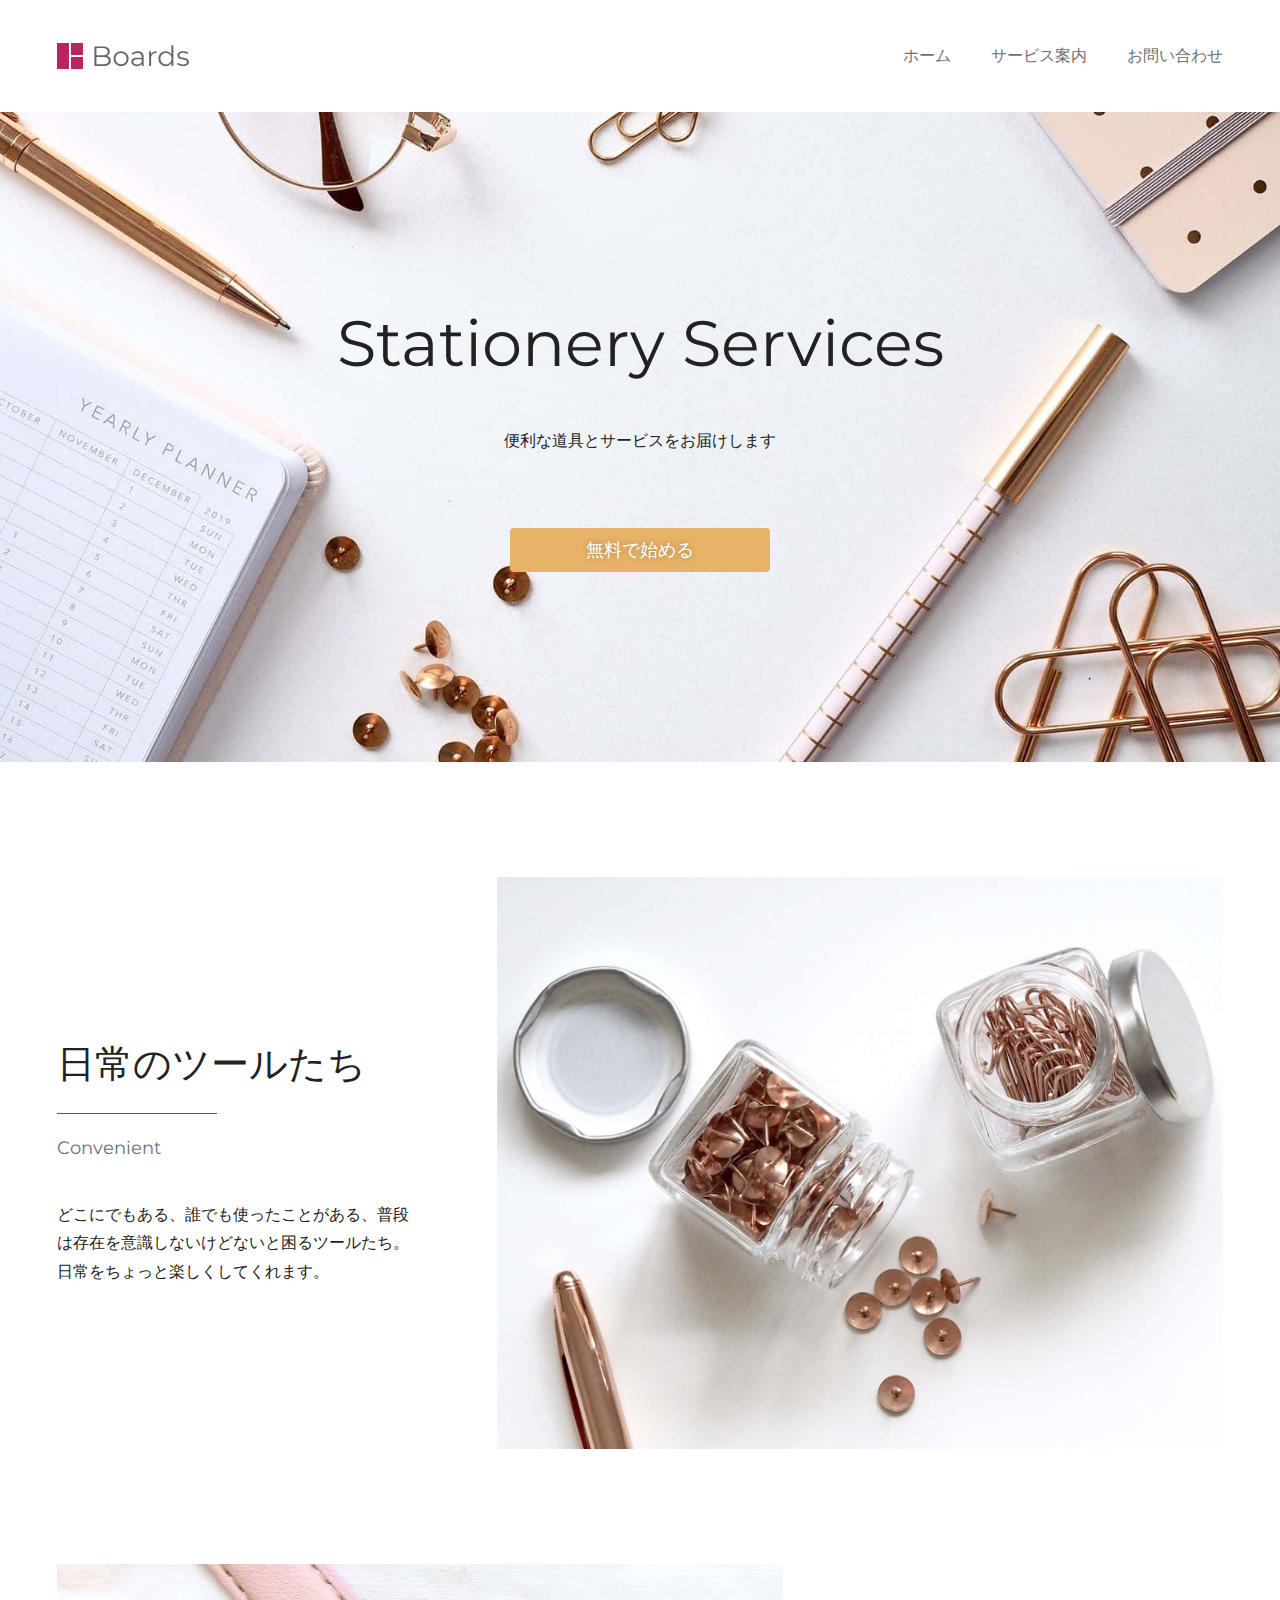
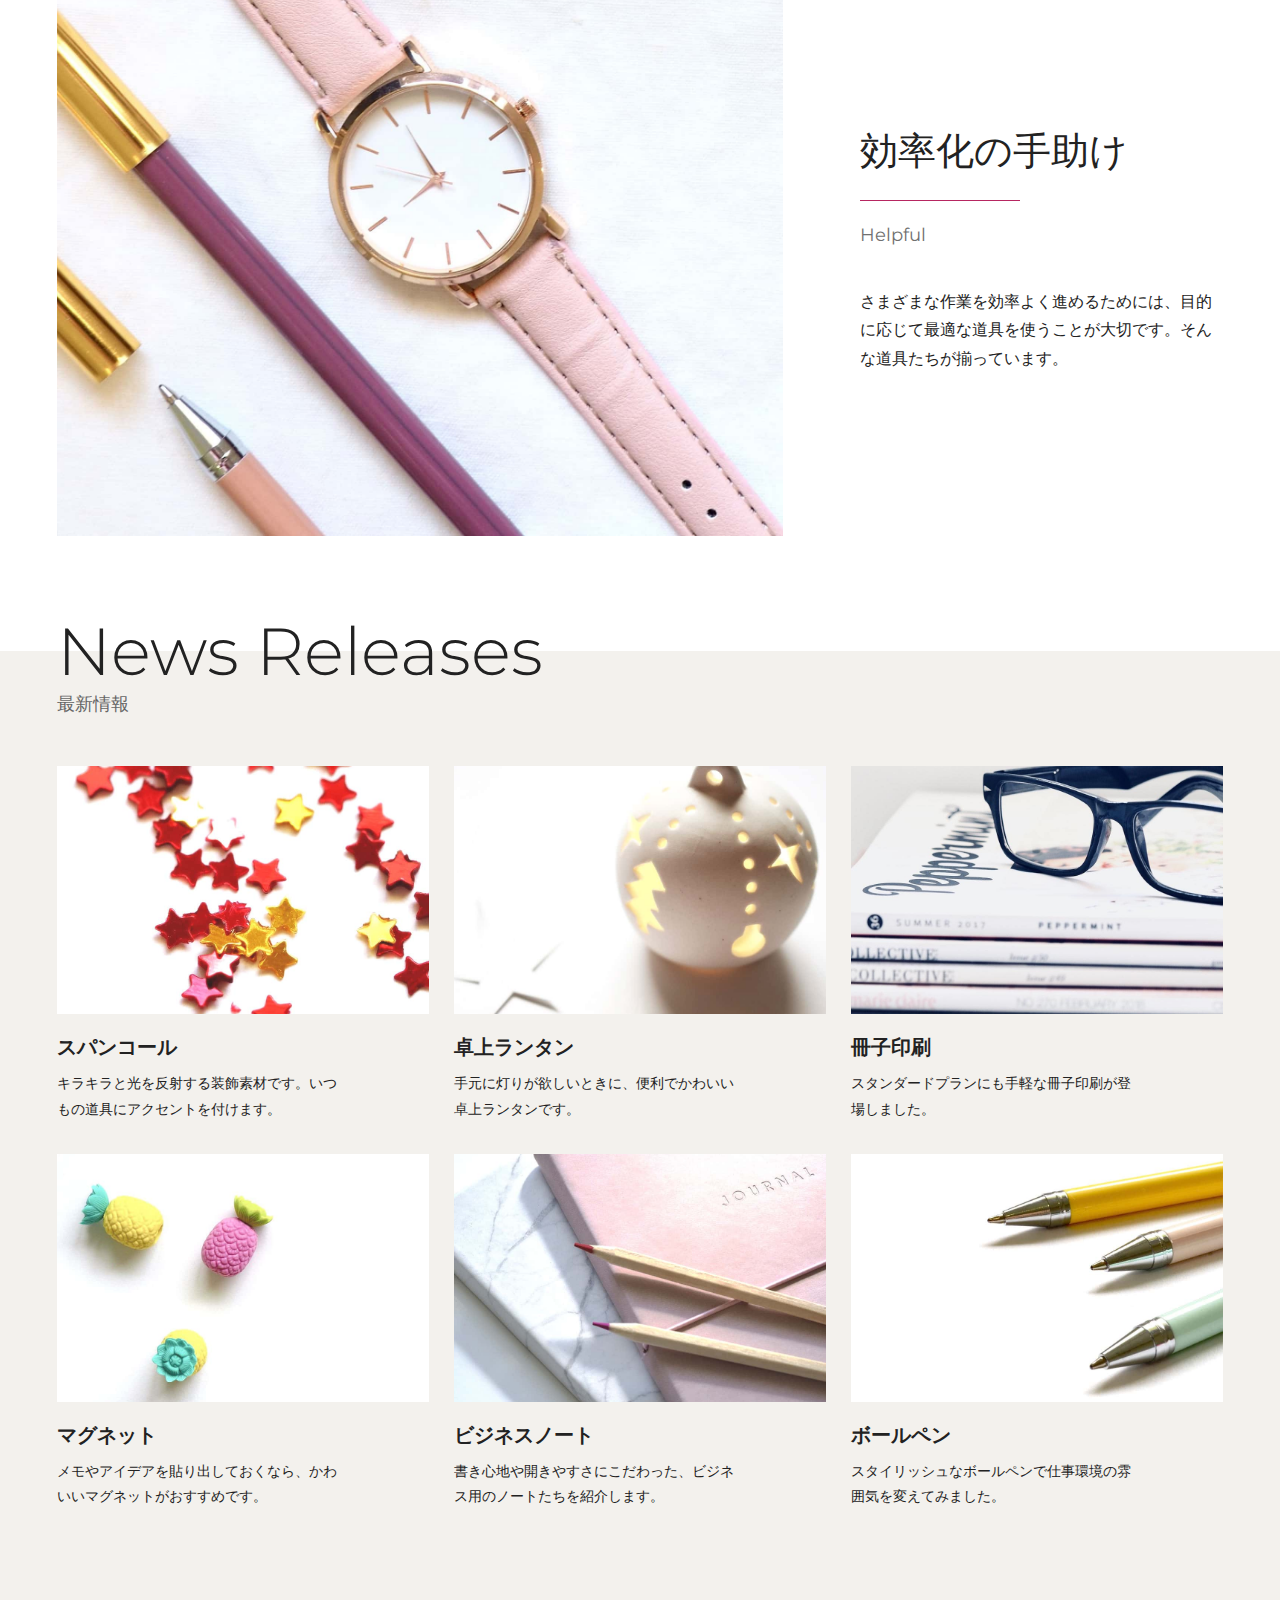
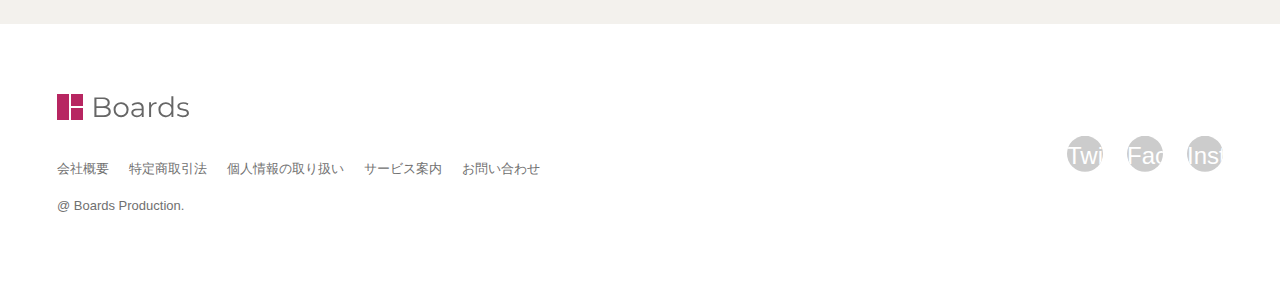
<file: index.html>
<!DOCTYPE html>
<html lang="ja">

<head>
	<!-- Google Tag Manager -->
	<script>(function (w, d, s, l, i) {
			w[l] = w[l] || []; w[l].push({
				'gtm.start':
					new Date().getTime(), event: 'gtm.js'
			}); var f = d.getElementsByTagName(s)[0],
				j = d.createElement(s), dl = l != 'dataLayer' ? '&l=' + l : ''; j.async = true; j.src =
					'https://www.googletagmanager.com/gtm.js?id=' + i + dl; f.parentNode.insertBefore(j, f);
		})(window, document, 'script', 'dataLayer', 'GTM-M9R28RS');</script>
	<!-- End Google Tag Manager -->
	<meta charset="UTF-8">
	<meta name="viewport" content="width=device-width">
	<title>Boards</title>

	<link rel="preconnect" href="https://fonts.gstatic.com">
	<link href="https://fonts.googleapis.com/css2?family=Montserrat:wght@300;400&display=swap" rel="stylesheet">

	<link href="https://use.fontawesome.com/releases/v5.15.3/css/all.css"
		integrity="sha384-SZXxX4whJ79/gErwcOYf+zWLeJdY/qpuqC4cAa9rOGUstPomtqpuNWT9wdPEn2fk" crossorigin="anonymous"
		rel="stylesheet">

	<link href="style.css" rel="stylesheet">
</head>

<body>
	<!-- Google Tag Manager (noscript) -->
	<noscript>
		<iframe src="https://www.googletagmanager.com/ns.html?id=GTM-M9R28RS" height="0" width="0" style="display:none;visibility:hidden"></iframe>
	</noscript>
	<!-- End Google Tag Manager (noscript) -->
	<header class="header">
		<div class="header-container w-container">
			<div class="site">
				<a href="index.html">
					<img src="img/logo.svg" alt="Boards" width="135" height="26">
				</a>
			</div>

			<button class="navbtn" onClick="document.querySelector('html').classList.toggle('open')">
				<i class="fas fa-bars"></i>
				<i class="fas fa-times"></i>
				<span class="sr-only">MENU</span>
			</button>

			<nav class="nav">
				<ul>
					<li><a href="index.html">ホーム</a></li>
					<li><a href="content.html">サービス案内</a></li>
					<li><a href="contact.html">お問い合わせ</a></li>
				</ul>
			</nav>
		</div>
	</header>

	<section class="hero">
		<div class="hero-container w-container">
			<h1>Stationery Services</h1>
			<p>便利な道具とサービスをお届けします</p>
			<a href="#" class="btn">無料で始める</a>
		</div>
	</section>

	<section class="imgtext">
		<div class="imgtext-container w-container">
			<div class="text">
				<h2 class="heading-decoration">日常のツールたち</h2>
				<p>Convenient</p>
				<p>どこにでもある、誰でも使ったことがある、普段は存在を意識しないけどないと困るツールたち。日常をちょっと楽しくしてくれます。</p>
			</div>
			<figure class="img">
				<img src="img/tool.jpg" alt="" width="1600" height="1260">
			</figure>
		</div>
	</section>

	<section class="imgtext">
		<div class="imgtext-container reverse w-container">
			<div class="text">
				<h2 class="heading-decoration">効率化の手助け</h2>
				<p>Helpful</p>
				<p>さまざまな作業を効率よく進めるためには、目的に応じて最適な道具を使うことが大切です。そんな道具たちが揃っています。</p>
			</div>
			<figure class="img">
				<img src="img/helpful.jpg" alt="" width="1600" height="1260">
			</figure>
		</div>
	</section>

	<section class="posts">
		<div class="w-container">
			<h2 class="heading">
				News Releases <span>最新情報</span>
			</h2>

			<div class="posts-container">
				<article class="post">
					<a href="#">
						<figure><img src="img/news01.jpg" alt="" width="1000" height="750"></figure>
						<h3>スパンコール</h3>
						<p>キラキラと光を反射する装飾素材です。いつもの道具にアクセントを付けます。</p>
					</a>
				</article>

				<article class="post">
					<a href="#">
						<figure><img src="img/news02.jpg" alt="" width="1000" height="750"></figure>
						<h3>卓上ランタン</h3>
						<p>手元に灯りが欲しいときに、便利でかわいい卓上ランタンです。</p>
					</a>
				</article>

				<article class="post">
					<a href="#">
						<figure><img src="img/news03.jpg" alt="" width="1000" height="1000"></figure>
						<h3>冊子印刷</h3>
						<p>スタンダードプランにも手軽な冊子印刷が登場しました。</p>
					</a>
				</article>

				<article class="post">
					<a href="#">
						<figure><img src="img/news04.jpg" alt="" width="1000" height="750"></figure>
						<h3>マグネット</h3>
						<p>メモやアイデアを貼り出しておくなら、かわいいマグネットがおすすめです。</p>
					</a>
				</article>

				<article class="post">
					<a href="#">
						<figure><img src="img/news05.jpg" alt="" width="1000" height="750"></figure>
						<h3>ビジネスノート</h3>
						<p>書き心地や開きやすさにこだわった、ビジネス用のノートたちを紹介します。</p>
					</a>
				</article>

				<article class="post">
					<a href="#">
						<figure><img src="img/news06.jpg" alt="" width="1000" height="750"></figure>
						<h3>ボールペン</h3>
						<p>スタイリッシュなボールペンで仕事環境の雰囲気を変えてみました。</p>
					</a>
				</article>
			</div>
		</div>
	</section>

	<footer class="footer">
		<div class="footer-container w-container">
			<div class="footer-site">
				<a href="index.html">
					<img src="img/logo.svg" alt="Boards" width="135" height="26">
				</a>
			</div>

			<ul class="footer-sns">
				<li>
					<a href="#">
						<i class="fab fa-twitter"></i>
						<span class="sr-only">Twitter</span>
					</a>
				</li>
				<li>
					<a href="#">
						<i class="fab fa-facebook-f"></i>
						<span class="sr-only">Facebook</span>
					</a>
				</li>
				<li>
					<a href="#">
						<i class="fab fa-instagram"></i>
						<span class="sr-only">Instagram</span>
					</a>
				</li>
			</ul>

			<ul class="footer-menu">
				<li><a href="about.html">会社概要</a></li>
				<li><a href="notations.html">特定商取引法</a></li>
				<li><a href="privacy.html">個人情報の取り扱い</a></li>
				<li><a href="content.html">サービス案内</a></li>
				<li><a href="contact.html">お問い合わせ</a></li>
			</ul>

			<div class="footer-copy">
				@ Boards Production.
			</div>
		</div>
	</footer>

</body>

</html>
</file>
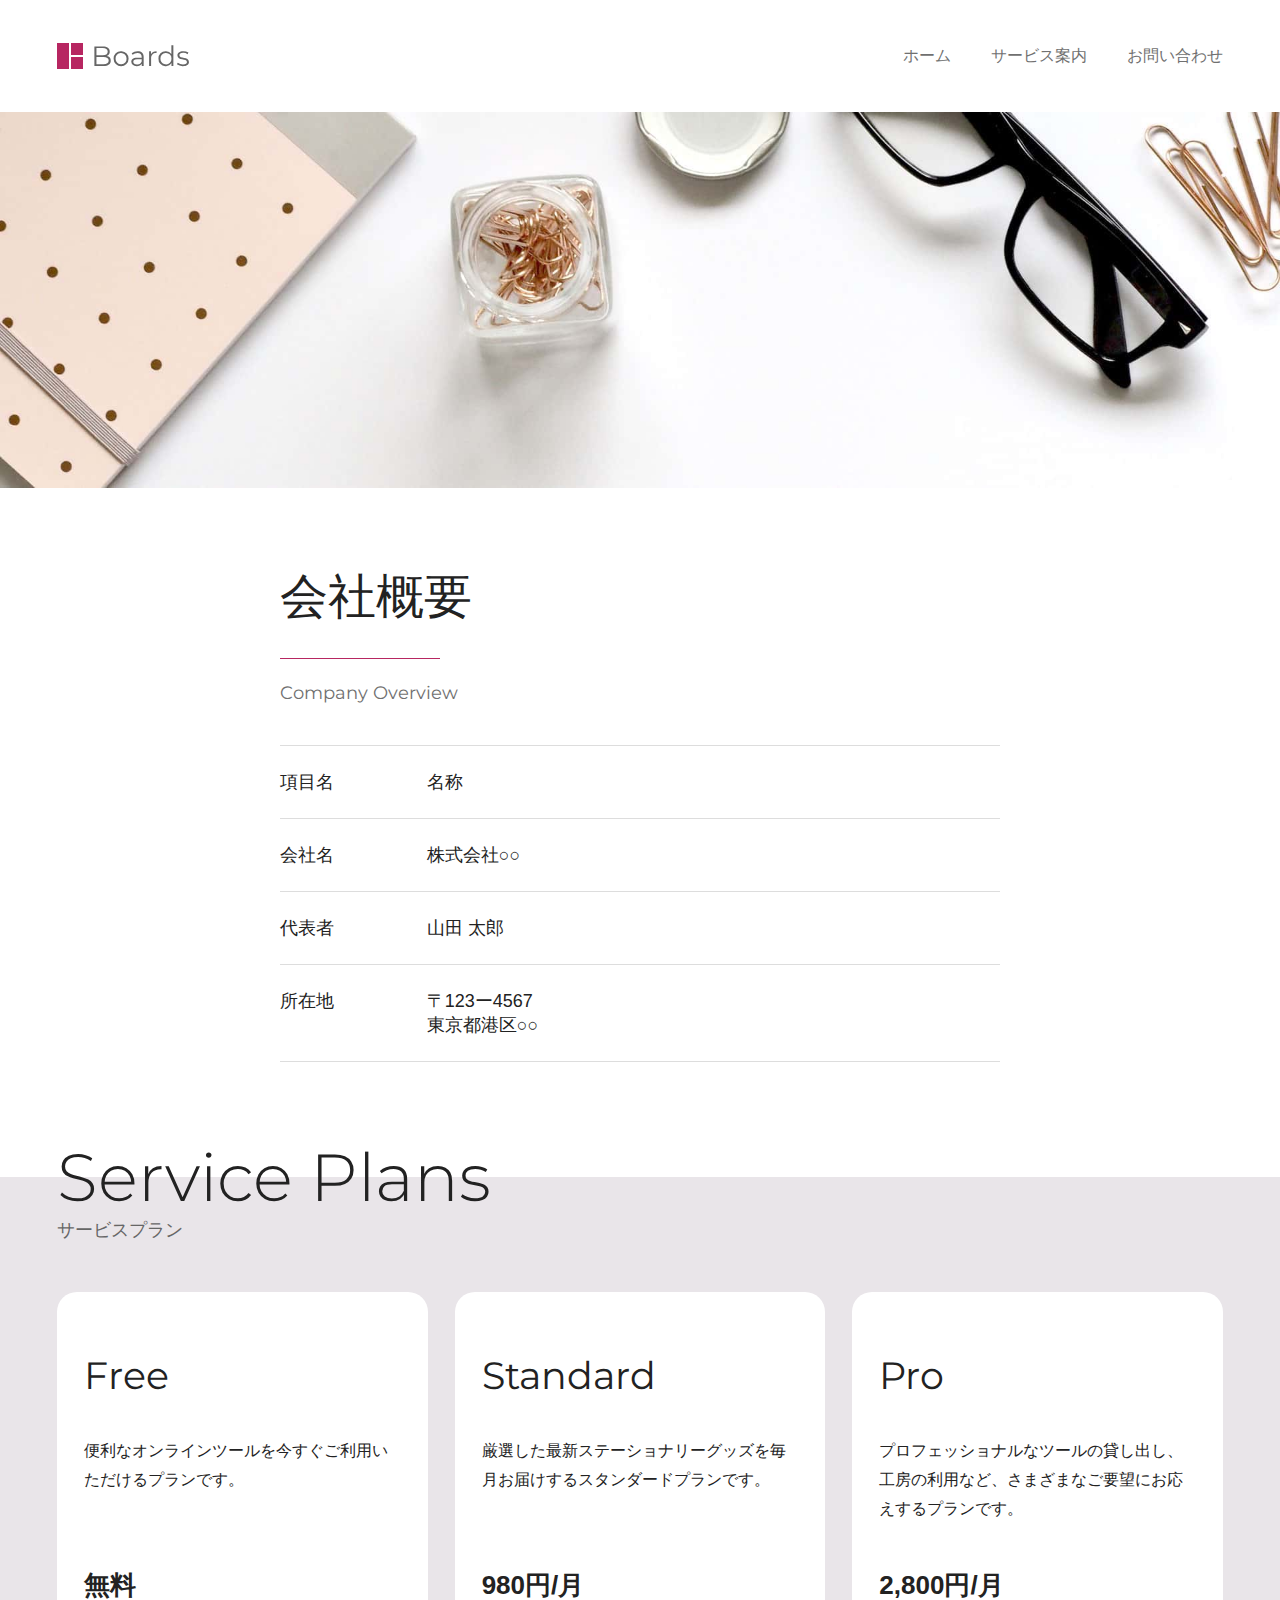
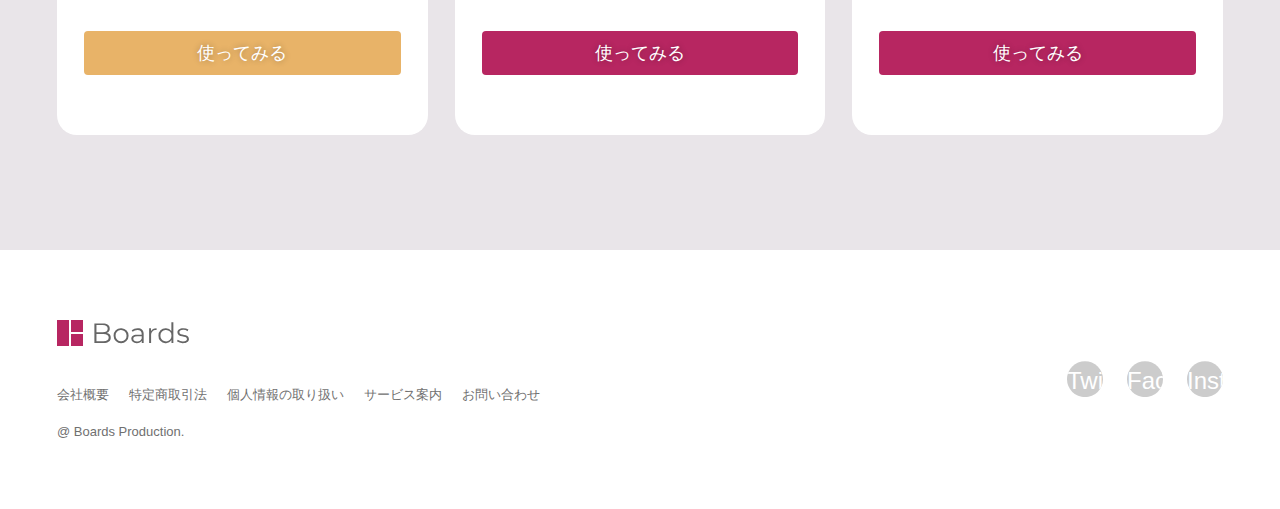
<file: about.html>
<!DOCTYPE html>
<html lang="ja">
<head>
	<!-- Google Tag Manager -->
	<script>(function (w, d, s, l, i) {
		w[l] = w[l] || []; 
		w[l].push({'gtm.start':new Date().getTime(), event: 'gtm.js'}); 
		var f = d.getElementsByTagName(s)[0],	j = d.createElement(s), dl = l != 'dataLayer' ? '&l=' + l : ''; 
		j.async = true; 
		j.src =	'https://www.googletagmanager.com/gtm.js?id=' + i + dl; f.parentNode.insertBefore(j, f);
	})(window, document, 'script', 'dataLayer', 'GTM-M9R28RS');
	</script>
	<!-- End Google Tag Manager -->
	<meta charset="UTF-8">
	<meta name="viewport" content="width=device-width">
	<title>会社概要 | Boards</title>
	<link rel="preconnect" href="https://fonts.gstatic.com">
	<link href="https://fonts.googleapis.com/css2?family=Montserrat:wght@300;400&display=swap" rel="stylesheet">
	<link href="https://use.fontawesome.com/releases/v5.15.3/css/all.css" integrity="sha384-SZXxX4whJ79/gErwcOYf+zWLeJdY/qpuqC4cAa9rOGUstPomtqpuNWT9wdPEn2fk" crossorigin="anonymous" rel="stylesheet">
	<link href="style.css" rel="stylesheet">
</head>
<body id="About">
	<!-- Google Tag Manager (noscript) -->
	<noscript>
		<iframe src="https://www.googletagmanager.com/ns.html?id=GTM-M9R28RS" height="0" width="0" style="display:none;visibility:hidden"></iframe>
	</noscript>
	<!-- End Google Tag Manager (noscript) -->
<header class="header">
	<div class="header-container w-container">
		<div class="site">
			<a href="index.html">
				<img src="img/logo.svg" alt="Boards" width="135" height="26">
			</a>
		</div>

		<button class="navbtn" onClick="document.querySelector('html').classList.toggle('open')">
			<i class="fas fa-bars"></i>
			<i class="fas fa-times"></i>
			<span class="sr-only">MENU</span>
		</button>

		<nav class="nav">
			<ul>
				<li><a href="index.html">ホーム</a></li>
				<li><a href="content.html">サービス案内</a></li>
				<li><a href="contact.html">お問い合わせ</a></li>				
			</ul>
		</nav>
	</div>
</header>

<article class="entry">
	<figure class="entry-img">
		<img src="img/service.jpg" alt="" width="1600" height="470">
	</figure>
	
	<div class="w-container">
		<h1 class="heading-decoration">会社概要</h1>
		<p>Company Overview</p>

		<div class="entry-container">
			<dl class="company-overview">
				<div class="item">
					<dt>項目名</dt>
					<dd>名称</dd>
				</div>
				<div class="item">
					<dt>会社名</dt>
					<dd>株式会社○○</dd>
				</div>
				<div class="item">
					<dt>代表者</dt>
					<dd>山田 太郎</dd>
				</div>
				<div class="item">
					<dt>所在地</dt>
					<dd>〒123ー4567<br>東京都港区○○</dd>
				</div>
				<!-- 以下、必要な項目を追記してください -->
			</dl>		</div>
	</div>
</article>

<section class="plans">
	<div class="w-container">
		<h2 class="heading">
			Service Plans <span>サービスプラン</span>
		</h2>

		<div class="plans-container">
			<div class="plan">
				<h3>Free</h3>
				<p class="desc">便利なオンラインツールを今すぐご利用いただけるプランです。</p>
				<p class="price">無料</p>
				<a href="#" class="btn">使ってみる</a>
			</div>

			<div class="plan">
				<h3>Standard</h3>
				<p class="desc">厳選した最新ステーショナリーグッズを毎月お届けするスタンダードプランです。</p>
				<p class="price">980円/月</p>
				<a href="#" class="btn btn-accent">使ってみる</a>
			</div>

			<div class="plan">
				<h3>Pro</h3>
				<p class="desc">プロフェッショナルなツールの貸し出し、工房の利用など、さまざまなご要望にお応えするプランです。</p>
				<p class="price">2,800円/月</p>
				<a href="#" class="btn btn-accent">使ってみる</a>
			</div>
		</div>
	</div>
</section>

<footer class="footer">
	<div class="footer-container w-container">
		<div class="footer-site">
			<a href="index.html">
				<img src="img/logo.svg" alt="Boards" width="135" height="26">
			</a>
		</div>

		<ul class="footer-sns">
			<li>
				<a href="#">
					<i class="fab fa-twitter"></i>
					<span class="sr-only">Twitter</span>
				</a>
			</li>
			<li>
				<a href="#">
					<i class="fab fa-facebook-f"></i>
					<span class="sr-only">Facebook</span>
				</a>
			</li>
			<li>
				<a href="#">
					<i class="fab fa-instagram"></i>
					<span class="sr-only">Instagram</span>
				</a>
			</li>
		</ul>

		<ul class="footer-menu">
			<li><a href="about.html">会社概要</a></li>
			<li><a href="notations.html">特定商取引法</a></li>
			<li><a href="privacy.html">個人情報の取り扱い</a></li>
			<li><a href="content.html">サービス案内</a></li>
			<li><a href="contact.html">お問い合わせ</a></li>
		</ul>

		<div class="footer-copy">
			@ Boards Production.
		</div>
	</div>
</footer>

</body>
</html>
</file>
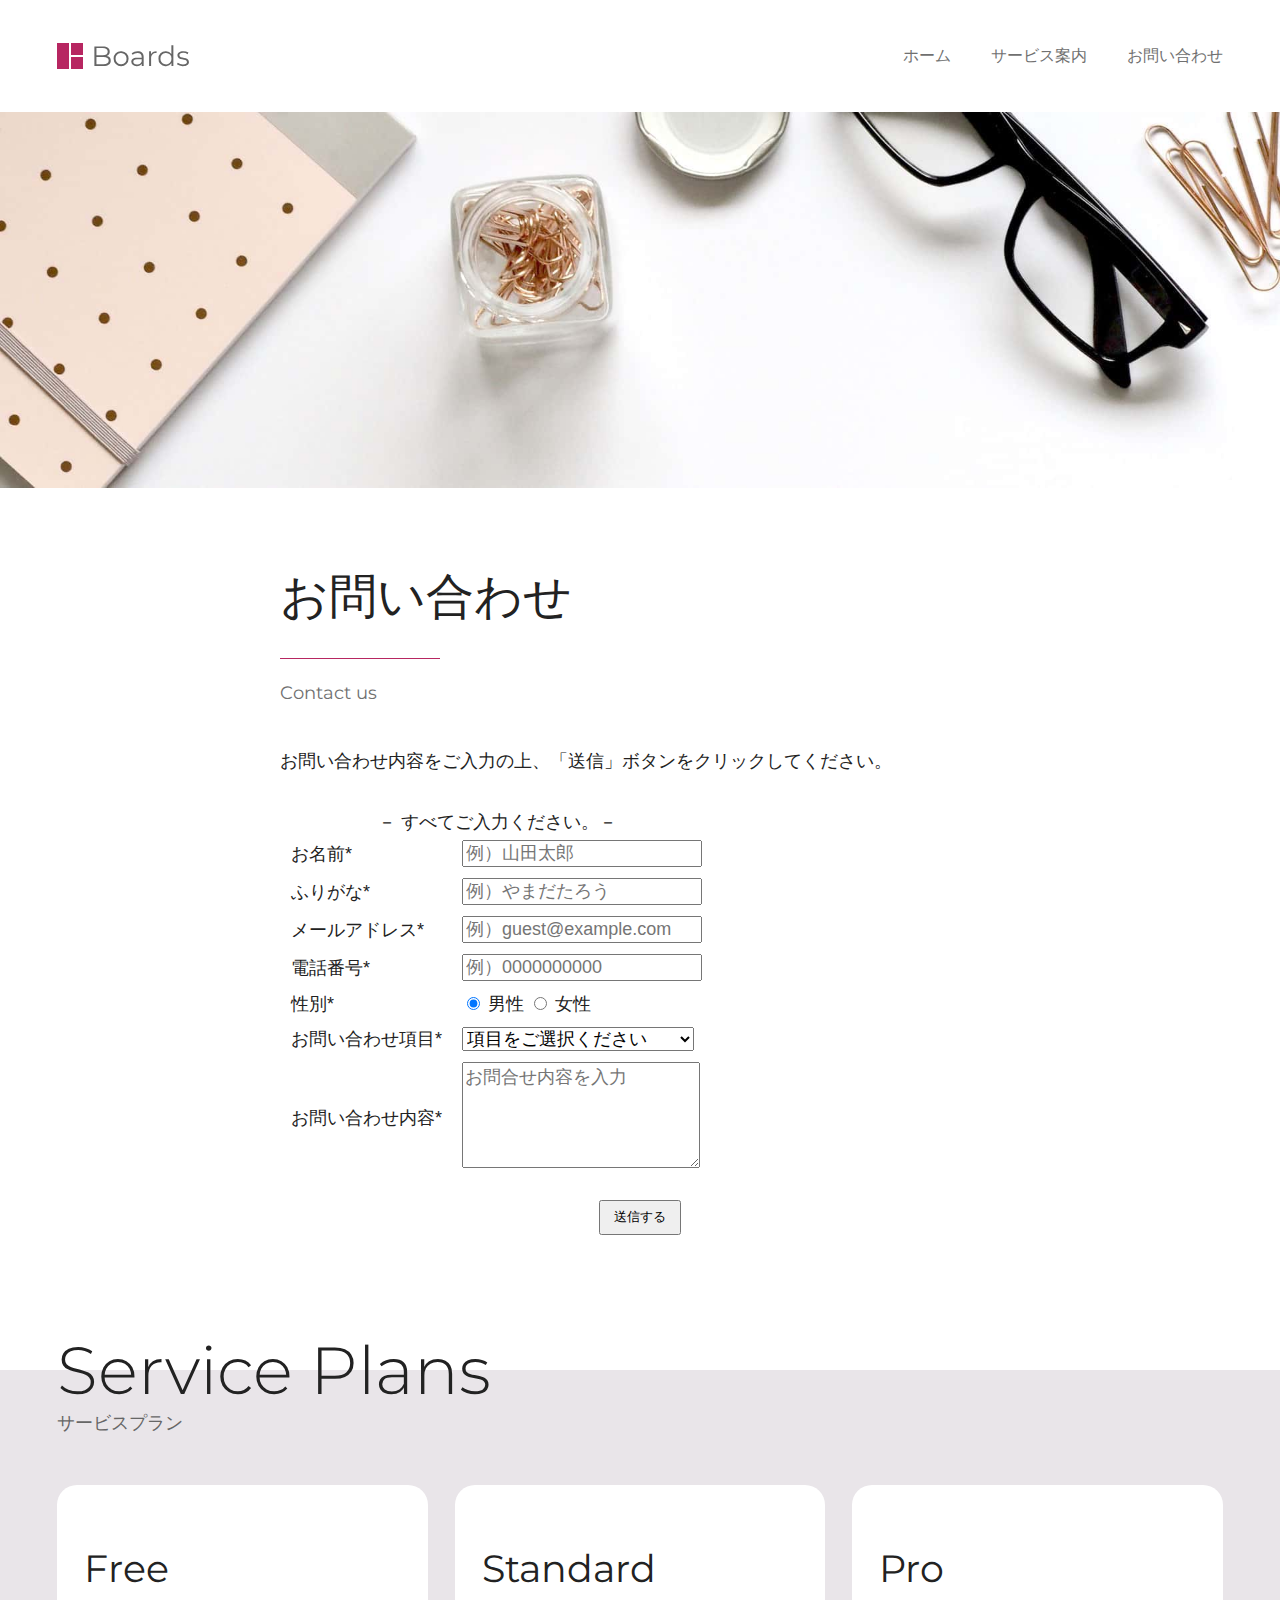
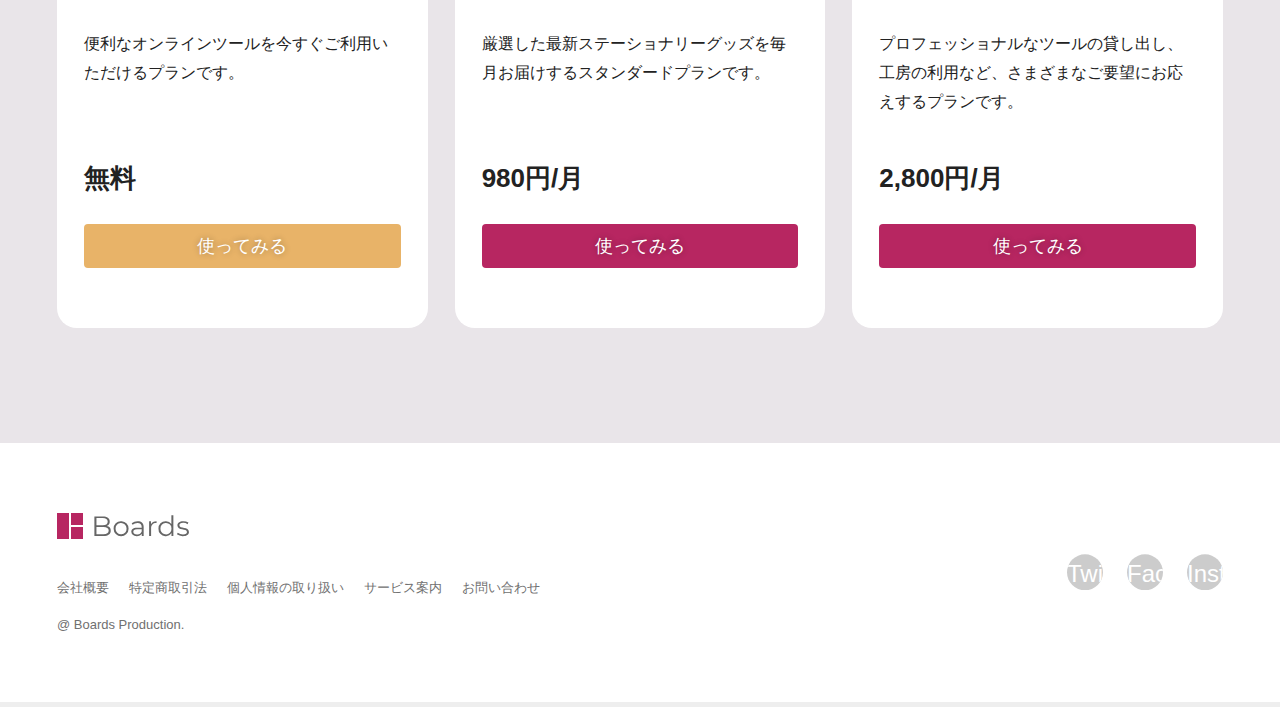
<file: contact.html>
<!DOCTYPE html>
<html lang="ja">

<head>
	<!-- Google Tag Manager -->
	<script>(function (w, d, s, l, i) {
			w[l] = w[l] || []; w[l].push({'gtm.start':new Date().getTime(), event: 'gtm.js'}); 
			var f = d.getElementsByTagName(s)[0],	j = d.createElement(s), dl = l != 'dataLayer' ? '&l=' + l : ''; 
			j.async = true; 
			j.src =	'https://www.googletagmanager.com/gtm.js?id=' + i + dl; 
			f.parentNode.insertBefore(j, f);
		})(window, document, 'script', 'dataLayer', 'GTM-M9R28RS');</script>
	<!-- End Google Tag Manager -->
	<meta charset="UTF-8">
	<meta name="viewport" content="width=device-width">
	<title>お問い合わせ | Boards</title>
	<link rel="preconnect" href="https://fonts.gstatic.com">
	<link href="https://fonts.googleapis.com/css2?family=Montserrat:wght@300;400&display=swap" rel="stylesheet">
	<link href="https://use.fontawesome.com/releases/v5.15.3/css/all.css"	integrity="sha384-SZXxX4whJ79/gErwcOYf+zWLeJdY/qpuqC4cAa9rOGUstPomtqpuNWT9wdPEn2fk" crossorigin="anonymous"	rel="stylesheet">
	<link href="style.css" rel="stylesheet">
</head>

<body id="Contact">
	<!-- Google Tag Manager (noscript) -->
	<noscript>
		<iframe src="https://www.googletagmanager.com/ns.html?id=GTM-M9R28RSZ" height="0" width="0"
			style="display:none;visibility:hidden"></iframe>
	</noscript>
	<!-- End Google Tag Manager (noscript) -->
	<header class="header">
		<div class="header-container w-container">
			<div class="site">
				<a href="index.html">
					<img src="img/logo.svg" alt="Boards" width="135" height="26">
				</a>
			</div>

			<button class="navbtn" onClick="document.querySelector('html').classList.toggle('open')">
				<i class="fas fa-bars"></i>
				<i class="fas fa-times"></i>
				<span class="sr-only">MENU</span>
			</button>

			<nav class="nav">
				<ul>
					<li><a href="index.html">ホーム</a></li>
					<li><a href="content.html">サービス案内</a></li>
					<li><a href="contact.html">お問い合わせ</a></li>
				</ul>
			</nav>
		</div>
	</header>

	<article class="entry">
		<figure class="entry-img">
			<img src="img/service.jpg" alt="" width="1600" height="470">
		</figure>

		<div class="w-container">
			<h1 class="heading-decoration">お問い合わせ</h1>
			<p>Contact us</p>

			<div class="entry-container">
				<form action="confirm.php" method="post" name="form" onsubmit="return validate()">
					<p>お問い合わせ内容をご入力の上、「送信」ボタンをクリックしてください。</p>
					<table>
						<caption>－ すべてご入力ください。－</caption>
						<tr>
							<th><label>お名前*</label></th>
							<td><input type="text" name="name" placeholder="例）山田太郎" value=""></td>
						</tr>
						<tr>
							<th><label>ふりがな*</label></th>
							<td><input type="text" name="furigana" placeholder="例）やまだたろう" value=""></td>
						</tr>
						<tr>
							<th><label>メールアドレス*</label></th>
							<td><input type="text" name="email" placeholder="例）guest@example.com" value=""></td>
						</tr>
						<tr>
							<th><label>電話番号*</label></th>
							<td><input type="text" name="tel" placeholder="例）0000000000" value=""></td>
						</tr>
						<tr>
							<th><label>性別*</label></th>
							<td>
								<input type="radio" name="sex" value="男性" checked> 男性
								<input type="radio" name="sex" value="女性"> 女性
							</td>
						</tr>
						<tr>
							<th><label>お問い合わせ項目*</label></th>
							<td>
								<select name="item">
									<option value="">項目をご選択ください</option>
									<option value="ご質問・お問い合わせ">ご質問・お問い合わせ</option>
									<option value="ご意見・ご感想">ご意見・ご感想</option>
								</select>
							</td>
						</tr>
						<tr>
							<th><label>お問い合わせ内容*</label></th>
							<td><textarea name="content" rows="5" placeholder="お問合せ内容を入力"></textarea></td>
						</tr>
					</table>
					<!-- <button type="submit">確認画面へ</button> -->
				</form>
				<section>
					<div style="width:fit-content;margin:20px auto;"><button id="complete" onclick="location.href='thanks.html'" style="padding: 0.5em 1em;cursor:pointer;">送信する</button></div>
				</section>
			</div>
		</div>
	</article>

	<section class="plans">
		<div class="w-container">
			<h2 class="heading">
				Service Plans <span>サービスプラン</span>
			</h2>

			<div class="plans-container">
				<div class="plan">
					<h3>Free</h3>
					<p class="desc">便利なオンラインツールを今すぐご利用いただけるプランです。</p>
					<p class="price">無料</p>
					<a href="#" class="btn">使ってみる</a>
				</div>

				<div class="plan">
					<h3>Standard</h3>
					<p class="desc">厳選した最新ステーショナリーグッズを毎月お届けするスタンダードプランです。</p>
					<p class="price">980円/月</p>
					<a href="#" class="btn btn-accent">使ってみる</a>
				</div>

				<div class="plan">
					<h3>Pro</h3>
					<p class="desc">プロフェッショナルなツールの貸し出し、工房の利用など、さまざまなご要望にお応えするプランです。</p>
					<p class="price">2,800円/月</p>
					<a href="#" class="btn btn-accent">使ってみる</a>
				</div>
			</div>
		</div>
	</section>

	<footer class="footer">
		<div class="footer-container w-container">
			<div class="footer-site">
				<a href="index.html">
					<img src="img/logo.svg" alt="Boards" width="135" height="26">
				</a>
			</div>

			<ul class="footer-sns">
				<li>
					<a href="#">
						<i class="fab fa-twitter"></i>
						<span class="sr-only">Twitter</span>
					</a>
				</li>
				<li>
					<a href="#">
						<i class="fab fa-facebook-f"></i>
						<span class="sr-only">Facebook</span>
					</a>
				</li>
				<li>
					<a href="#">
						<i class="fab fa-instagram"></i>
						<span class="sr-only">Instagram</span>
					</a>
				</li>
			</ul>

			<ul class="footer-menu">
				<li><a href="about.html">会社概要</a></li>
				<li><a href="notations.html">特定商取引法</a></li>
				<li><a href="privacy.html">個人情報の取り扱い</a></li>
				<li><a href="content.html">サービス案内</a></li>
				<li><a href="contact.html">お問い合わせ</a></li>
			</ul>

			<div class="footer-copy">
				@ Boards Production.
			</div>
		</div>
	</footer>

</body>

</html>
</file>
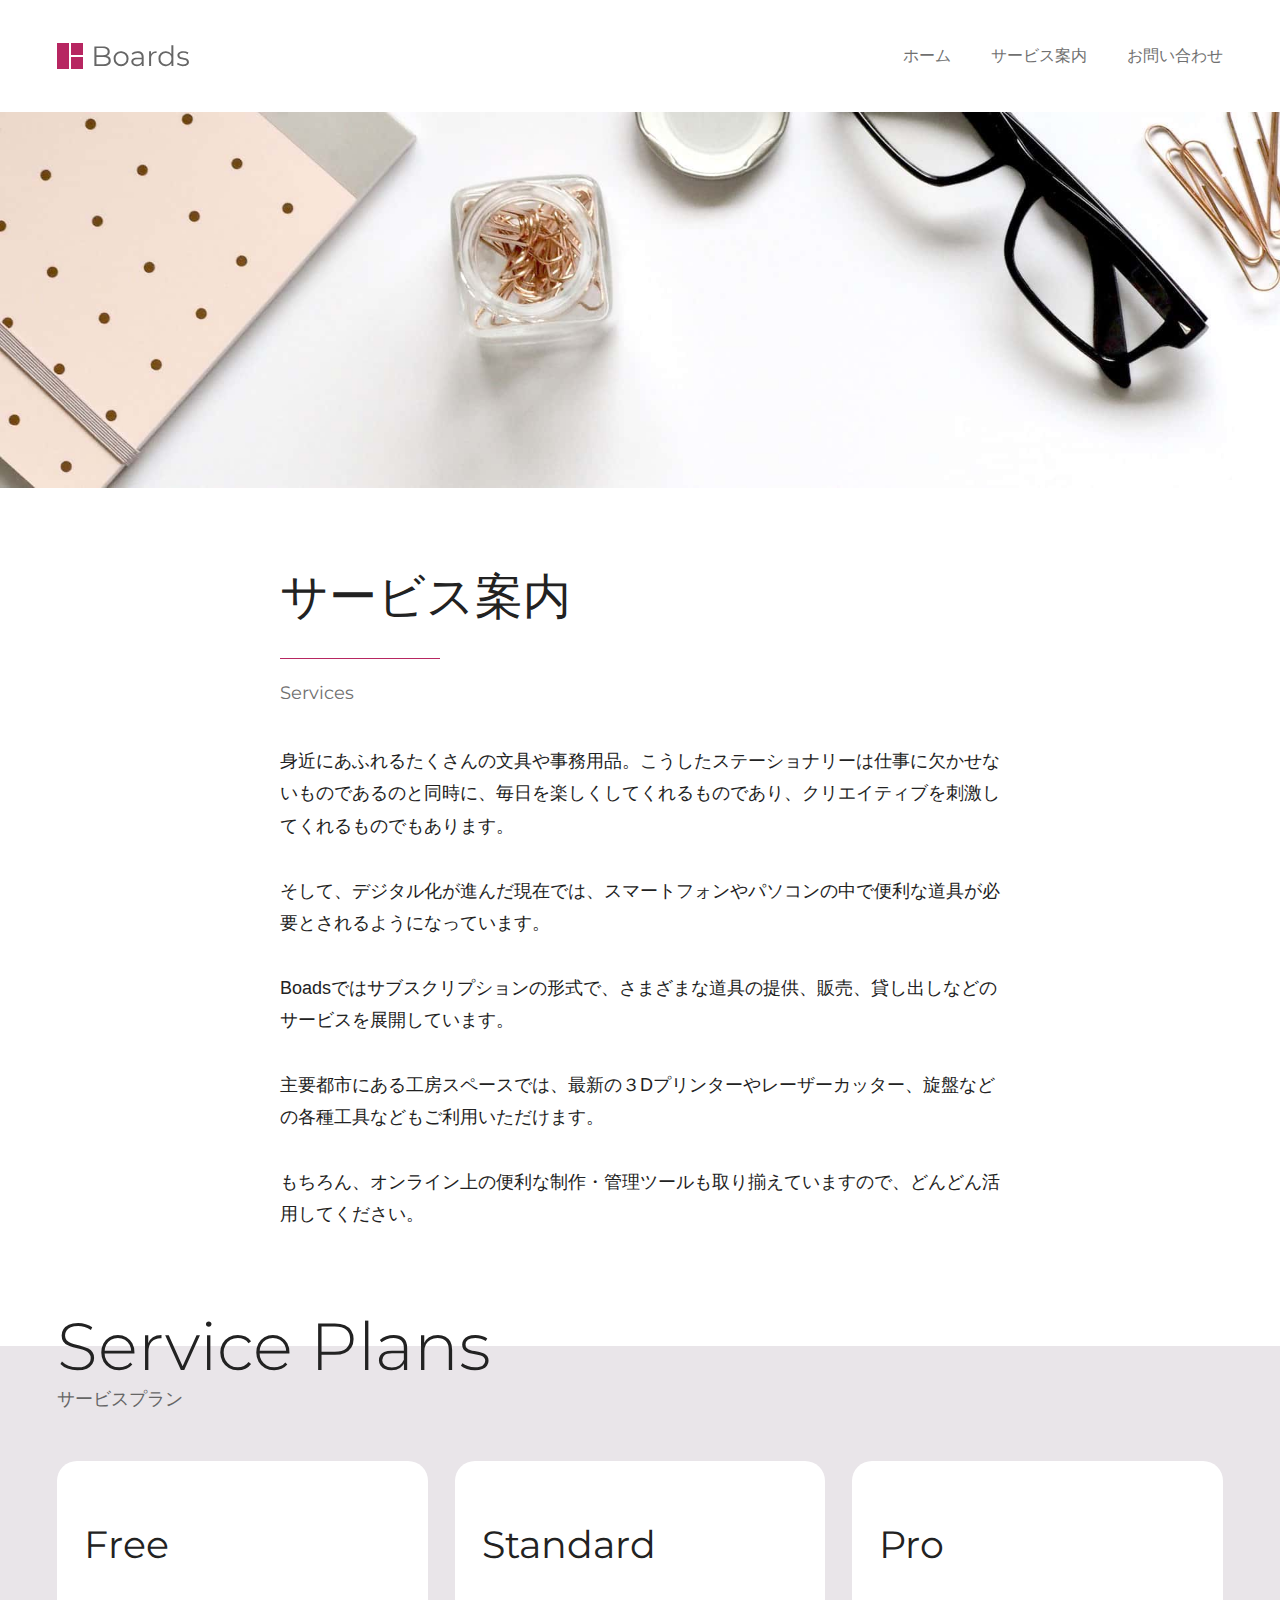
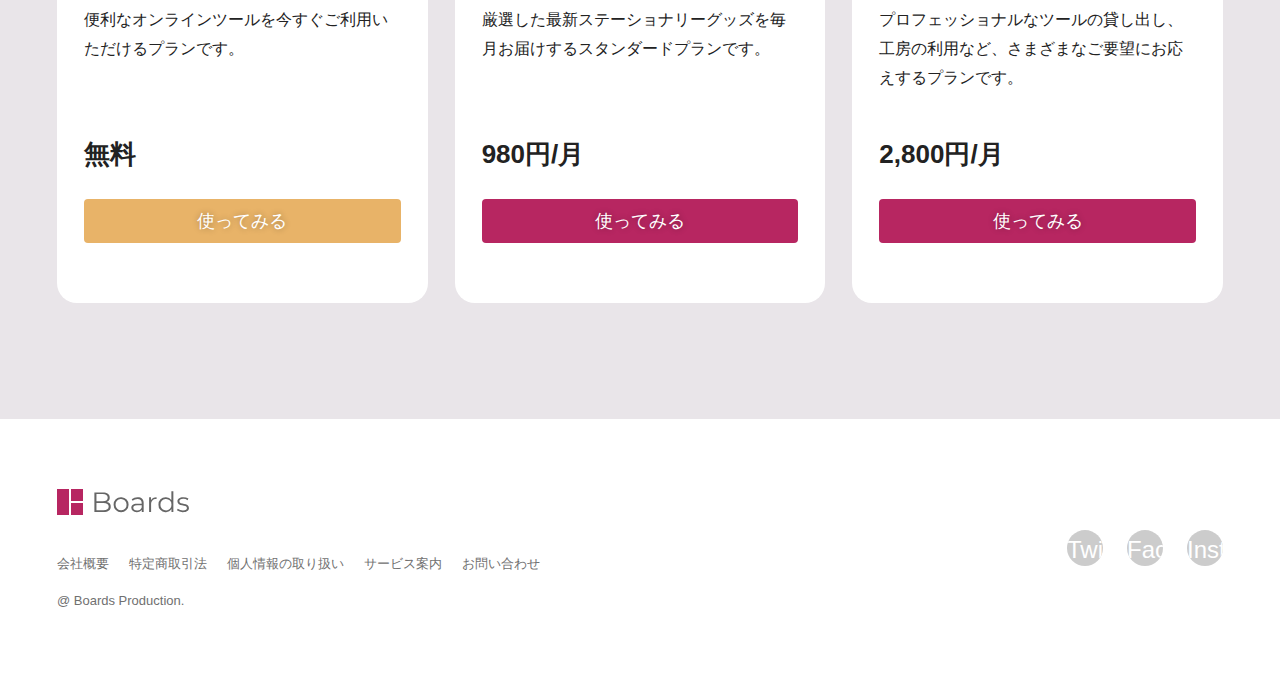
<file: content.html>
<!DOCTYPE html>
<html lang="ja">
<head>
	<!-- Google Tag Manager -->
	<script>
	(function (w, d, s, l, i) {
		w[l] = w[l] || [];
		w[l].push({'gtm.start':new Date().getTime(), event: 'gtm.js'}); 
		var f = d.getElementsByTagName(s)[0],	j = d.createElement(s), dl = l != 'dataLayer' ? '&l=' + l : ''; 
		j.async = true; 
		j.src = 'https://www.googletagmanager.com/gtm.js?id=' + i + dl; 
		f.parentNode.insertBefore(j, f);
	})(window, document, 'script', 'dataLayer', 'GTM-M9R28RS');
	</script>
	<!-- End Google Tag Manager -->
	<meta charset="UTF-8">
	<meta name="viewport" content="width=device-width">
	<title>サービス案内 | Boards</title>

	<link rel="preconnect" href="https://fonts.gstatic.com">
	<link href="https://fonts.googleapis.com/css2?family=Montserrat:wght@300;400&display=swap" rel="stylesheet">

	<link href="https://use.fontawesome.com/releases/v5.15.3/css/all.css" integrity="sha384-SZXxX4whJ79/gErwcOYf+zWLeJdY/qpuqC4cAa9rOGUstPomtqpuNWT9wdPEn2fk" crossorigin="anonymous" rel="stylesheet">
	
	<link href="style.css" rel="stylesheet">
</head>
<body>
	<!-- Google Tag Manager (noscript) -->
	<noscript>
		<iframe src="https://www.googletagmanager.com/ns.html?id=GTM-M9R28RS" height="0" width="0" style="display:none;visibility:hidden"></iframe>
	</noscript>
	<!-- End Google Tag Manager (noscript) -->
<header class="header">
	<div class="header-container w-container">
		<div class="site">
			<a href="index.html">
				<img src="img/logo.svg" alt="Boards" width="135" height="26">
			</a>
		</div>

		<button class="navbtn" onClick="document.querySelector('html').classList.toggle('open')">
			<i class="fas fa-bars"></i>
			<i class="fas fa-times"></i>
			<span class="sr-only">MENU</span>
		</button>

		<nav class="nav">
			<ul>
				<li><a href="index.html">ホーム</a></li>
				<li><a href="content.html">サービス案内</a></li>
				<li><a href="contact.html">お問い合わせ</a></li>				
			</ul>
		</nav>
	</div>
</header>

<article class="entry">
	<figure class="entry-img">
		<img src="img/service.jpg" alt="" width="1600" height="470">
	</figure>
	
	<div class="w-container">
		<h1 class="heading-decoration">サービス案内</h1>
		<p>Services</p>

		<div class="entry-container">
			<p>身近にあふれるたくさんの文具や事務用品。こうしたステーショナリーは仕事に欠かせないものであるのと同時に、毎日を楽しくしてくれるものであり、クリエイティブを刺激してくれるものでもあります。</p>
			<p>そして、デジタル化が進んだ現在では、スマートフォンやパソコンの中で便利な道具が必要とされるようになっています。</p>
			<p>Boadsではサブスクリプションの形式で、さまざまな道具の提供、販売、貸し出しなどのサービスを展開しています。</p>
			<p>主要都市にある工房スペースでは、最新の３Dプリンターやレーザーカッター、旋盤などの各種工具などもご利用いただけます。</p>
			<p>もちろん、オンライン上の便利な制作・管理ツールも取り揃えていますので、どんどん活用してください。</p>
		</div>
	</div>
</article>

<section class="plans">
	<div class="w-container">
		<h2 class="heading">
			Service Plans <span>サービスプラン</span>
		</h2>

		<div class="plans-container">
			<div class="plan">
				<h3>Free</h3>
				<p class="desc">便利なオンラインツールを今すぐご利用いただけるプランです。</p>
				<p class="price">無料</p>
				<a href="#" class="btn">使ってみる</a>
			</div>

			<div class="plan">
				<h3>Standard</h3>
				<p class="desc">厳選した最新ステーショナリーグッズを毎月お届けするスタンダードプランです。</p>
				<p class="price">980円/月</p>
				<a href="#" class="btn btn-accent">使ってみる</a>
			</div>

			<div class="plan">
				<h3>Pro</h3>
				<p class="desc">プロフェッショナルなツールの貸し出し、工房の利用など、さまざまなご要望にお応えするプランです。</p>
				<p class="price">2,800円/月</p>
				<a href="#" class="btn btn-accent">使ってみる</a>
			</div>
		</div>
	</div>
</section>

<footer class="footer">
	<div class="footer-container w-container">
		<div class="footer-site">
			<a href="index.html">
				<img src="img/logo.svg" alt="Boards" width="135" height="26">
			</a>
		</div>

		<ul class="footer-sns">
			<li>
				<a href="#">
					<i class="fab fa-twitter"></i>
					<span class="sr-only">Twitter</span>
				</a>
			</li>
			<li>
				<a href="#">
					<i class="fab fa-facebook-f"></i>
					<span class="sr-only">Facebook</span>
				</a>
			</li>
			<li>
				<a href="#">
					<i class="fab fa-instagram"></i>
					<span class="sr-only">Instagram</span>
				</a>
			</li>
		</ul>

		<ul class="footer-menu">
			<li><a href="about.html">会社概要</a></li>
			<li><a href="notations.html">特定商取引法</a></li>
			<li><a href="privacy.html">個人情報の取り扱い</a></li>
			<li><a href="content.html">サービス案内</a></li>
			<li><a href="contact.html">お問い合わせ</a></li>
		</ul>
		<div class="footer-copy">
			@ Boards Production.
		</div>
	</div>
</footer>

</body>
</html>
</file>
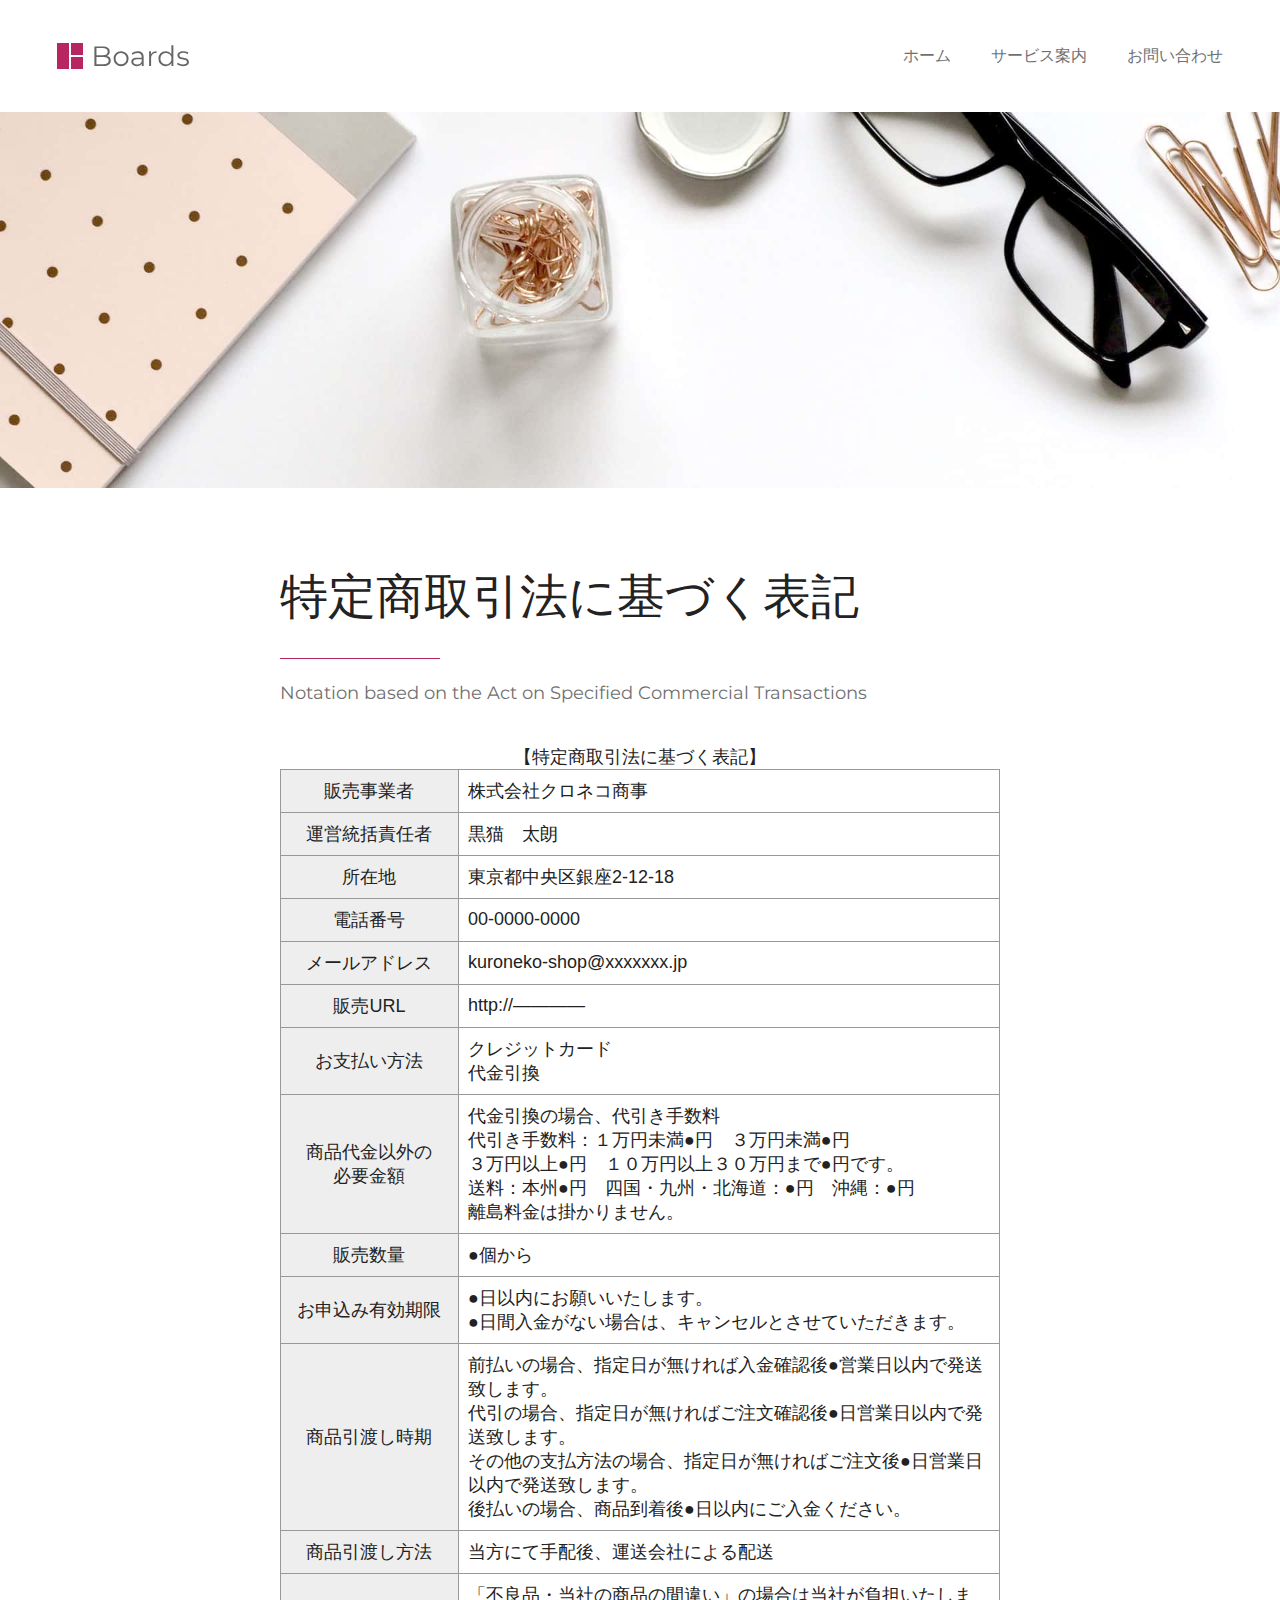
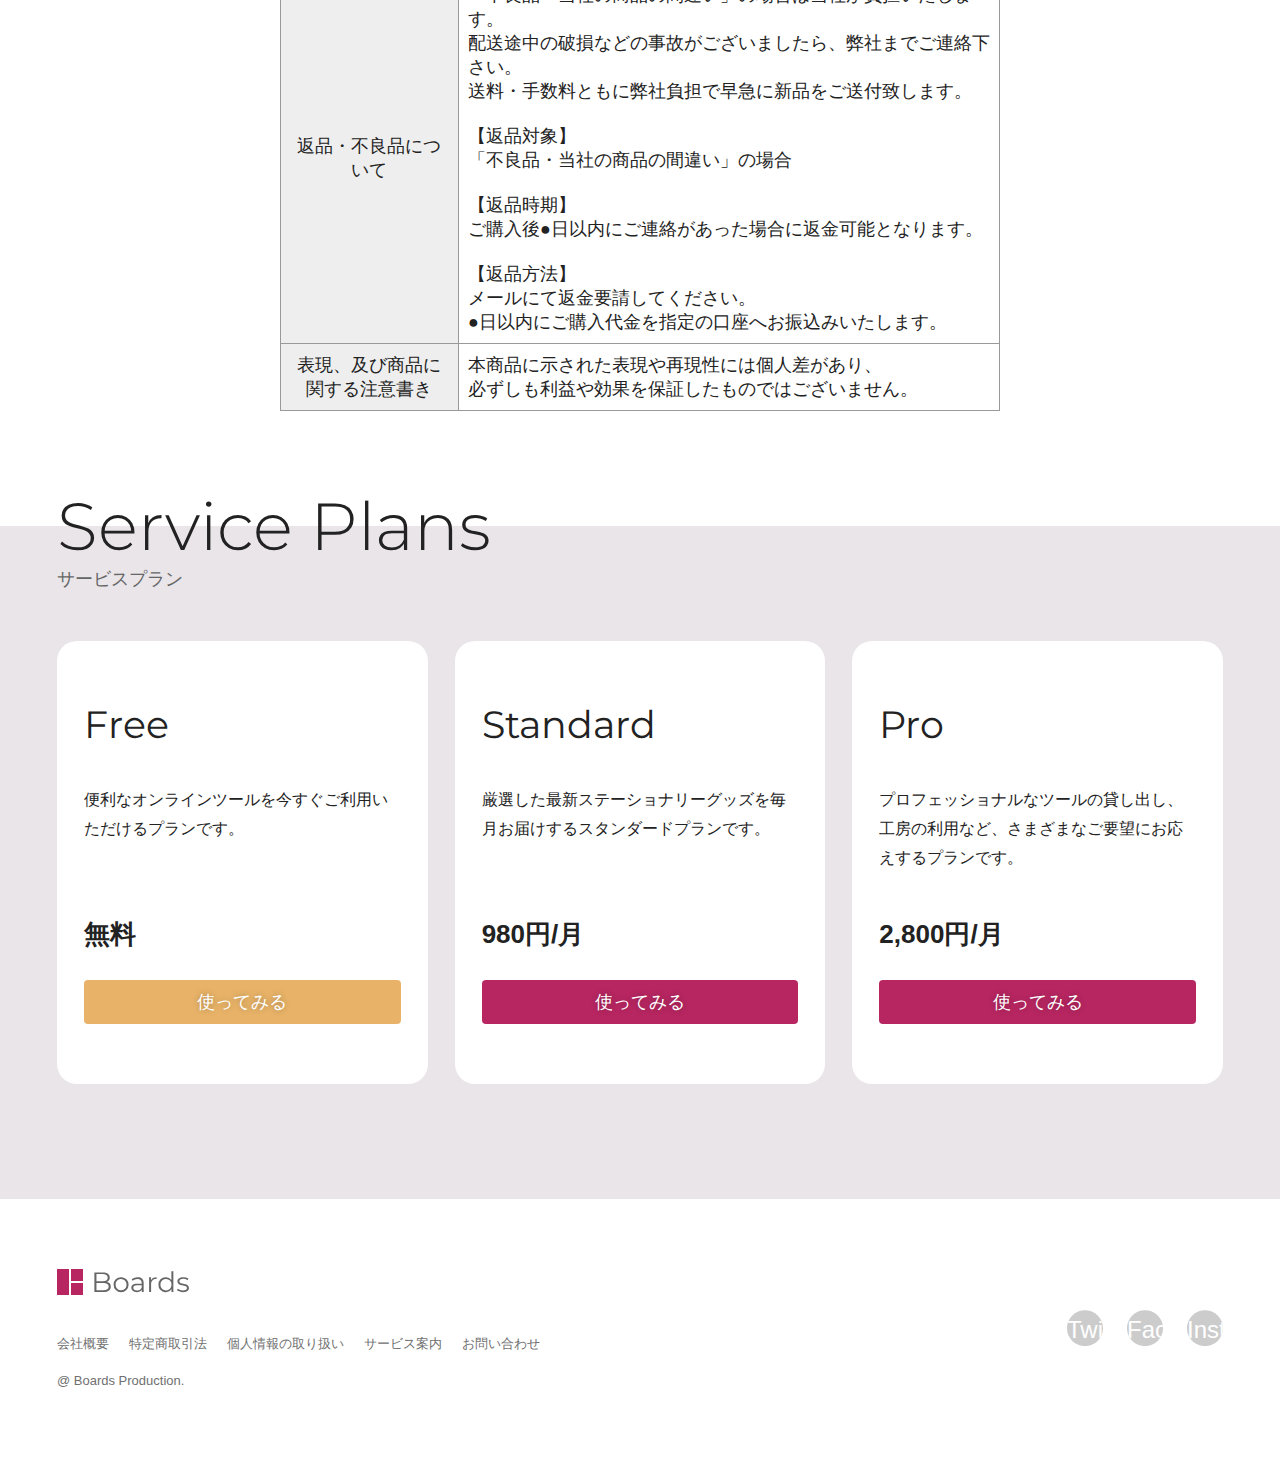
<file: notations.html>
<!DOCTYPE html>
<html lang="ja">

<head>
	<!-- Google Tag Manager -->
	<script>(function (w, d, s, l, i) {
			w[l] = w[l] || [];
			w[l].push({'gtm.start':new Date().getTime(), event: 'gtm.js'});
			var f = d.getElementsByTagName(s)[0], j = d.createElement(s), dl = l != 'dataLayer' ? '&l=' + l : '';
			j.async = true;
			j.src = 'https://www.googletagmanager.com/gtm.js?id=' + i + dl;
			f.parentNode.insertBefore(j, f);
		})(window, document, 'script', 'dataLayer', 'GTM-M9R28RS');
	</script>
	<!-- End Google Tag Manager -->
	<meta charset="UTF-8">
	<meta name="viewport" content="width=device-width">
	<title>特定商取引法に基づく表記 | Boards</title>
	<link rel="preconnect" href="https://fonts.gstatic.com">
	<link href="https://fonts.googleapis.com/css2?family=Montserrat:wght@300;400&display=swap" rel="stylesheet">
	<link href="https://use.fontawesome.com/releases/v5.15.3/css/all.css"	integrity="sha384-SZXxX4whJ79/gErwcOYf+zWLeJdY/qpuqC4cAa9rOGUstPomtqpuNWT9wdPEn2fk" crossorigin="anonymous"	rel="stylesheet">
	<link href="style.css" rel="stylesheet">
</head>

<body id="Notations">
	<!-- Google Tag Manager (noscript) -->
	<noscript>
		<iframe src="https://www.googletagmanager.com/ns.html?id=GTM-M9R28RS" height="0" width="0"
			style="display:none;visibility:hidden"></iframe>
	</noscript>
	<!-- End Google Tag Manager (noscript) -->
	<header class="header">
		<div class="header-container w-container">
			<div class="site">
				<a href="index.html">
					<img src="img/logo.svg" alt="Boards" width="135" height="26">
				</a>
			</div>

			<button class="navbtn" onClick="document.querySelector('html').classList.toggle('open')">
				<i class="fas fa-bars"></i>
				<i class="fas fa-times"></i>
				<span class="sr-only">MENU</span>
			</button>

			<nav class="nav">
				<ul>
					<li><a href="index.html">ホーム</a></li>
					<li><a href="content.html">サービス案内</a></li>
					<li><a href="contact.html">お問い合わせ</a></li>
				</ul>
			</nav>
		</div>
	</header>

	<article class="entry">
		<figure class="entry-img">
			<img src="img/service.jpg" alt="" width="1600" height="470">
		</figure>

		<div class="w-container">
			<h1 class="heading-decoration">特定商取引法に基づく表記</h1>
			<p>Notation based on the Act on Specified Commercial Transactions</p>

			<div class="entry-container">
				<table cellpadding="9" cellspacing="1">
					<caption>【特定商取引法に基づく表記】</caption>
					<tr>
						<th>販売事業者</th>
						<td>株式会社クロネコ商事</td>
					</tr>
					<tr>
						<th>運営統括責任者</th>
						<td>黒猫　太朗</td>
					</tr>
					<tr>
						<th>所在地</th>
						<td>東京都中央区銀座2-12-18</td>
					</tr>
					<tr>
						<th>電話番号</th>
						<td>00-0000-0000</td>
					</tr>
					<tr>
						<th>メールアドレス</th>
						<td> kuroneko-shop@xxxxxxx.jp</td>
					</tr>
					<tr>
						<th>販売URL</th>
						<td> http://————</td>
					</tr>
					<tr>
						<th>お支払い方法</th>
						<td>クレジットカード<br />代金引換<br /></td>
					</tr>
					<tr>
						<th>商品代金以外の<br />必要金額</th>
						<td>
							<span>代金引換の場合、代引き手数料</span><br /><span>代引き手数料：１万円未満●円　</span><span>３万円未満●円　</span><span>３万円以上●円　</span><span>１０万円以上３０万円まで●円です。</span><br /><span>送料：本州●円　</span><span>四国・九州・北海道：●円　</span><span>沖縄：●円</span><br /><span>離島料金は掛かりません。</span>
						</td>
					</tr>
					<tr>
						<th>販売数量</th>
						<td>●個から</td>
					</tr>
					<tr>
						<th>お申込み有効期限</th>
						<td>●日以内にお願いいたします。<br /> ●日間入金がない場合は、キャンセルとさせていただきます。</td>
					</tr>
					<tr>
						<th>商品引渡し時期</th>
						<td>
							前払いの場合、指定日が無ければ入金確認後●営業日以内で発送致します。<br />代引の場合、指定日が無ければご注文確認後●日営業日以内で発送致します。<br />その他の支払方法の場合、指定日が無ければご注文後●日営業日以内で発送致します。<br />後払いの場合、商品到着後●日以内にご入金ください。<br />
						</td>
					</tr>
					<tr>
						<th>商品引渡し方法</th>
						<td>当方にて手配後、運送会社による配送</td>
					</tr>
					<tr>
						<th>返品・不良品について</th>
						<td>「不良品・当社の商品の間違い」の場合は当社が負担いたします。<br /> 配送途中の破損などの事故がございましたら、弊社までご連絡下さい。<br />
							送料・手数料ともに弊社負担で早急に新品をご送付致します。<br /><br /> 【返品対象】<br />「不良品・当社の商品の間違い」の場合<br /><br />
							【返品時期】<br />ご購入後●日以内にご連絡があった場合に返金可能となります。<br /><br />
							【返品方法】<br />メールにて返金要請してください。<br />●日以内にご購入代金を指定の口座へお振込みいたします。</td>
					</tr>
					<tr>
						<th>表現、及び商品に<br />関する注意書き</th>
						<td>本商品に示された表現や再現性には個人差があり、<br />必ずしも利益や効果を保証したものではございません。</td>
				</table>
			</div>
		</div>
	</article>

	<section class="plans">
		<div class="w-container">
			<h2 class="heading">
				Service Plans <span>サービスプラン</span>
			</h2>

			<div class="plans-container">
				<div class="plan">
					<h3>Free</h3>
					<p class="desc">便利なオンラインツールを今すぐご利用いただけるプランです。</p>
					<p class="price">無料</p>
					<a href="#" class="btn">使ってみる</a>
				</div>

				<div class="plan">
					<h3>Standard</h3>
					<p class="desc">厳選した最新ステーショナリーグッズを毎月お届けするスタンダードプランです。</p>
					<p class="price">980円/月</p>
					<a href="#" class="btn btn-accent">使ってみる</a>
				</div>

				<div class="plan">
					<h3>Pro</h3>
					<p class="desc">プロフェッショナルなツールの貸し出し、工房の利用など、さまざまなご要望にお応えするプランです。</p>
					<p class="price">2,800円/月</p>
					<a href="#" class="btn btn-accent">使ってみる</a>
				</div>
			</div>
		</div>
	</section>

	<footer class="footer">
		<div class="footer-container w-container">
			<div class="footer-site">
				<a href="index.html">
					<img src="img/logo.svg" alt="Boards" width="135" height="26">
				</a>
			</div>

			<ul class="footer-sns">
				<li>
					<a href="#">
						<i class="fab fa-twitter"></i>
						<span class="sr-only">Twitter</span>
					</a>
				</li>
				<li>
					<a href="#">
						<i class="fab fa-facebook-f"></i>
						<span class="sr-only">Facebook</span>
					</a>
				</li>
				<li>
					<a href="#">
						<i class="fab fa-instagram"></i>
						<span class="sr-only">Instagram</span>
					</a>
				</li>
			</ul>

			<ul class="footer-menu">
				<li><a href="about.html">会社概要</a></li>
				<li><a href="notations.html">特定商取引法</a></li>
				<li><a href="privacy.html">個人情報の取り扱い</a></li>
				<li><a href="content.html">サービス案内</a></li>
				<li><a href="contact.html">お問い合わせ</a></li>
			</ul>

			<div class="footer-copy">
				@ Boards Production.
			</div>
		</div>
	</footer>

</body>

</html>
</file>
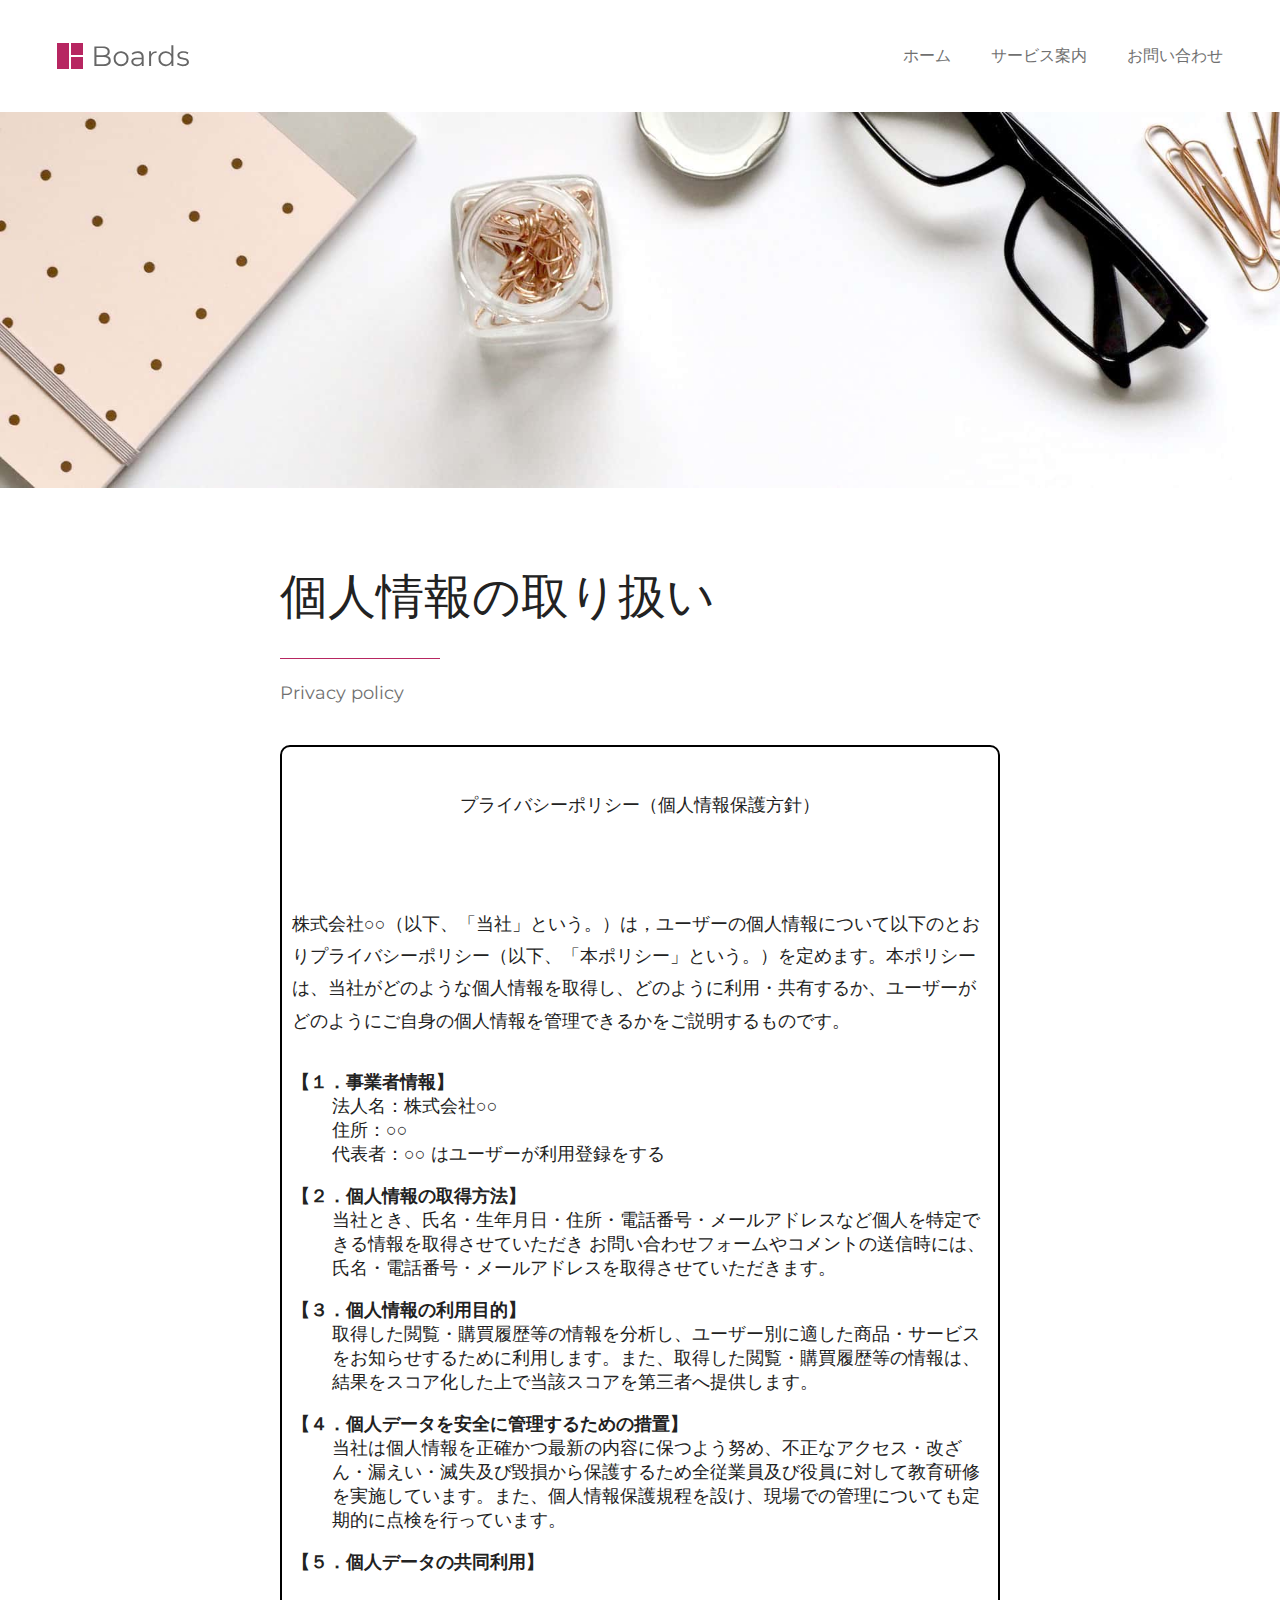
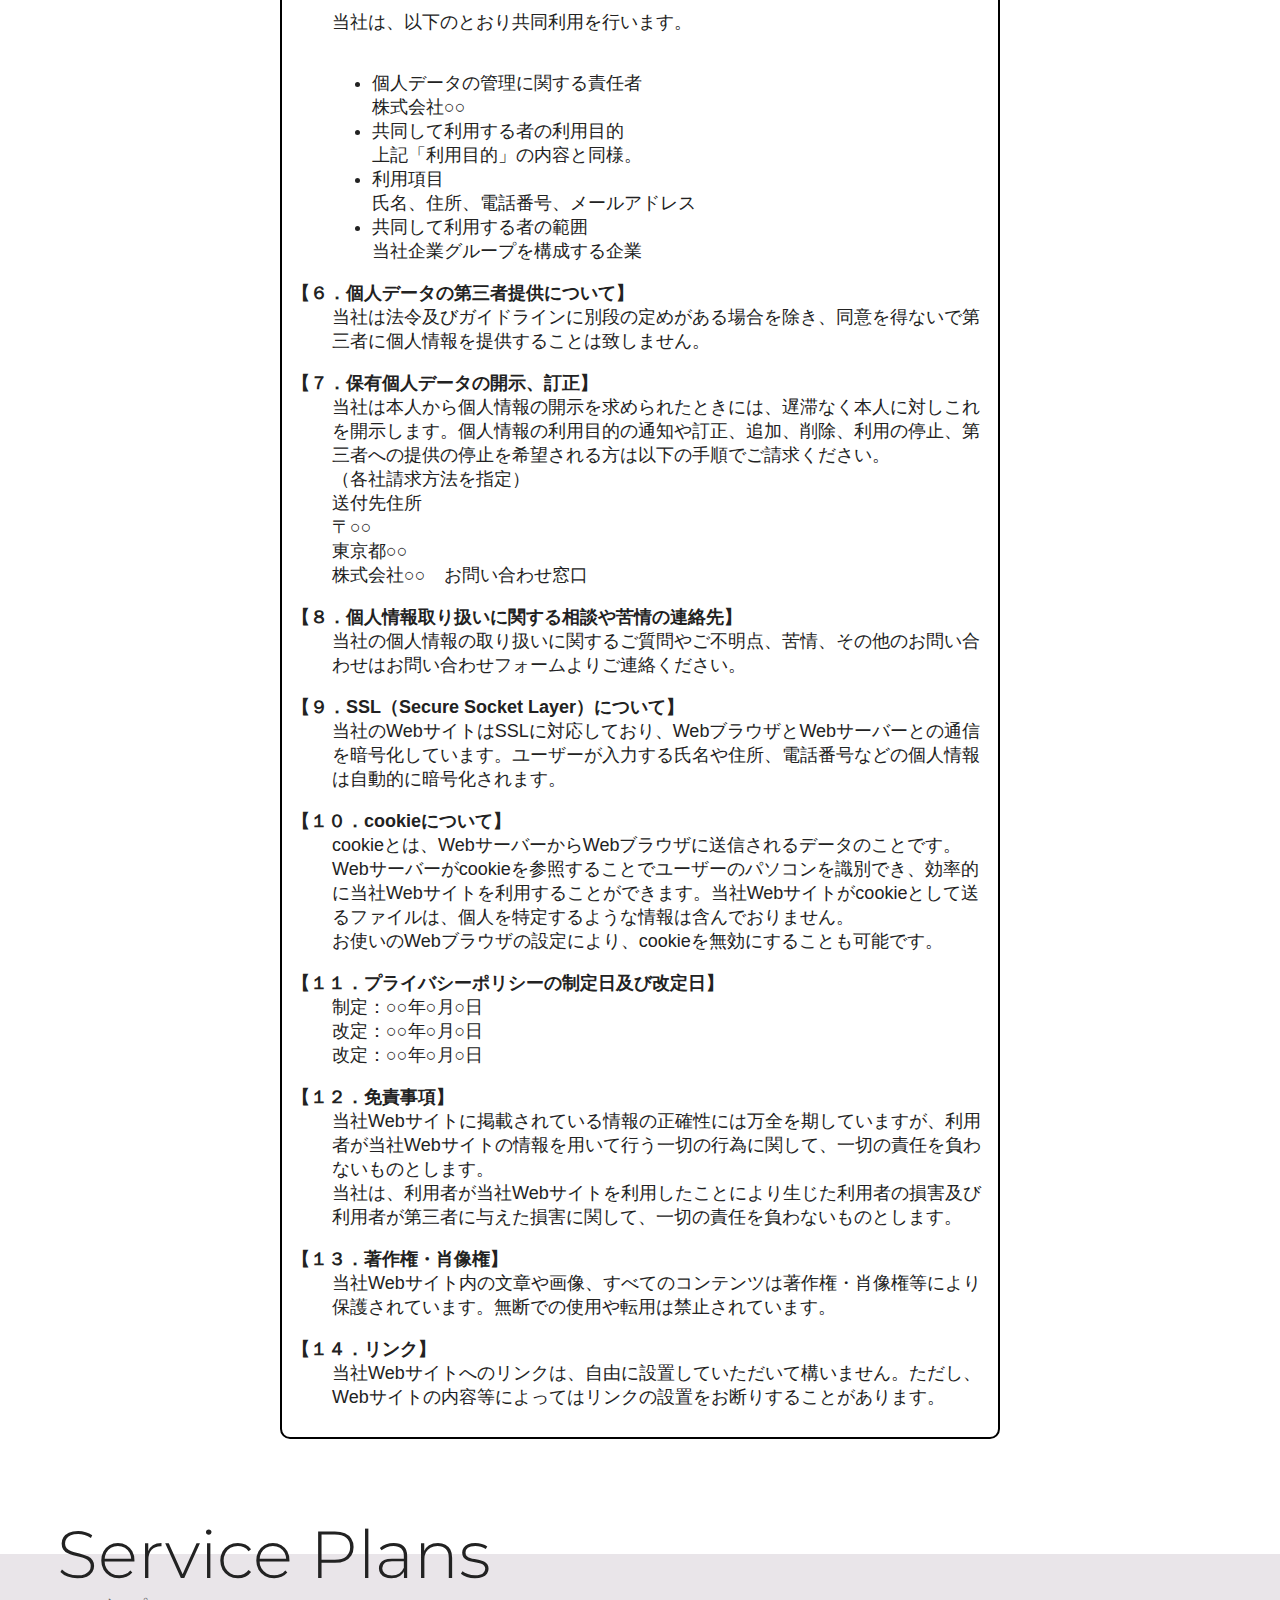
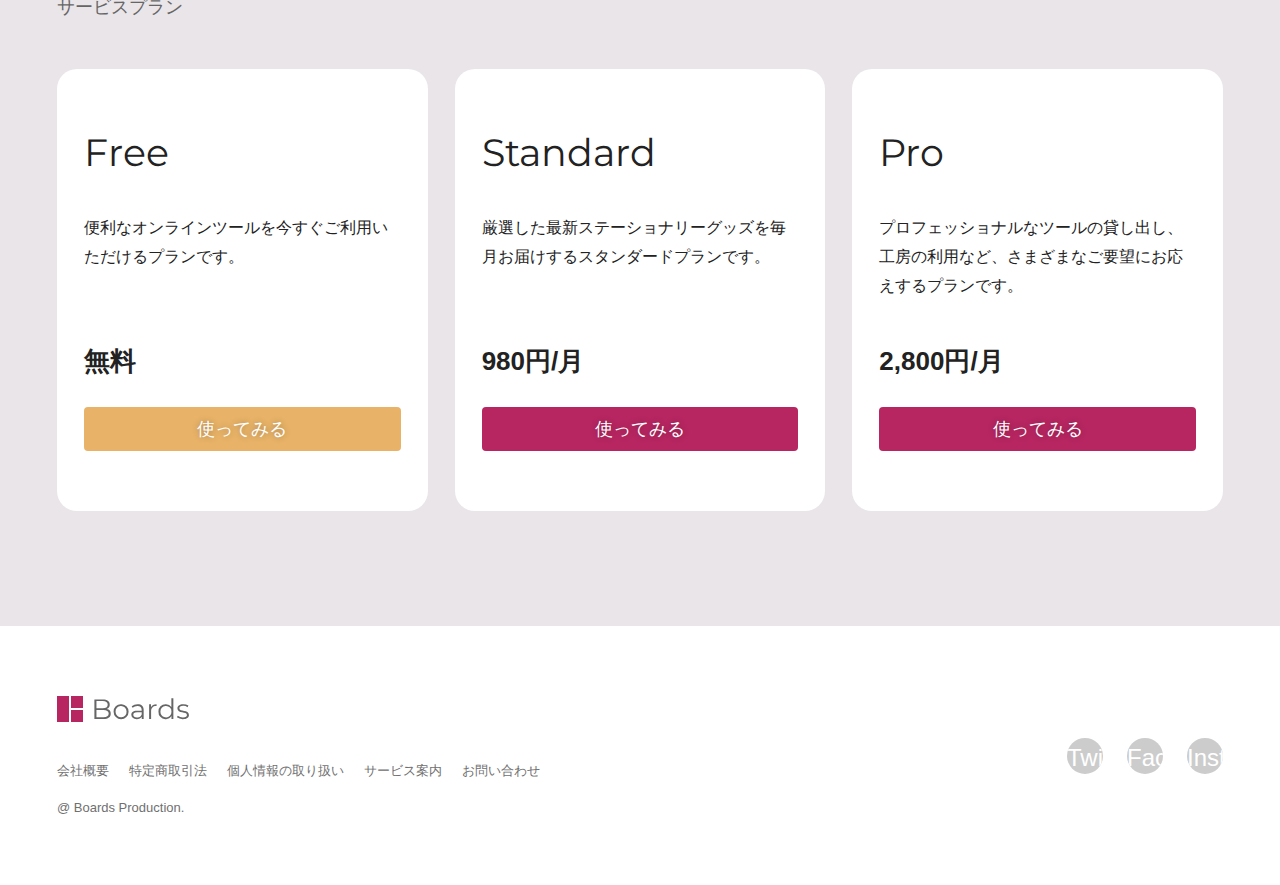
<file: privacy.html>
<!DOCTYPE html>
<html lang="ja">

<head>
	<!-- Google Tag Manager -->
	<script>(function (w, d, s, l, i) {
			w[l] = w[l] || []; 
			w[l].push({ 'gtm.start': new Date().getTime(), event: 'gtm.js' }); 
			var f = d.getElementsByTagName(s)[0],	j = d.createElement(s), dl = l != 'dataLayer' ? '&l=' + l : '';
			j.async = true;
			j.src =	'https://www.googletagmanager.com/gtm.js?id=' + i + dl;
			f.parentNode.insertBefore(j, f);
		})(window, document, 'script', 'dataLayer', 'GTM-M9R28RS');</script>
	<!-- End Google Tag Manager -->
	<meta charset="UTF-8">
	<meta name="viewport" content="width=device-width">
	<title>個人情報の取り扱い | Boards</title>
	<link rel="preconnect" href="https://fonts.gstatic.com">
	<link href="https://fonts.googleapis.com/css2?family=Montserrat:wght@300;400&display=swap" rel="stylesheet">
	<link href="https://use.fontawesome.com/releases/v5.15.3/css/all.css"	integrity="sha384-SZXxX4whJ79/gErwcOYf+zWLeJdY/qpuqC4cAa9rOGUstPomtqpuNWT9wdPEn2fk" crossorigin="anonymous"	rel="stylesheet">
	<link href="style.css" rel="stylesheet">
</head>

<body id="Privacy">
	<!-- Google Tag Manager (noscript) -->
	<noscript>
		<iframe src="https://www.googletagmanager.com/ns.html?id=GTM-M9R28RS" height="0" width="0" style="display:none;visibility:hidden"></iframe>
	</noscript>
	<!-- End Google Tag Manager (noscript) -->
	<header class="header">
		<div class="header-container w-container">
			<div class="site">
				<a href="index.html">
					<img src="img/logo.svg" alt="Boards" width="135" height="26">
				</a>
			</div>

			<button class="navbtn" onClick="document.querySelector('html').classList.toggle('open')">
				<i class="fas fa-bars"></i>
				<i class="fas fa-times"></i>
				<span class="sr-only">MENU</span>
			</button>

			<nav class="nav">
				<ul>
					<li><a href="index.html">ホーム</a></li>
					<li><a href="content.html">サービス案内</a></li>
					<li><a href="contact.html">お問い合わせ</a></li>
				</ul>
			</nav>
		</div>
	</header>

	<article class="entry">
		<figure class="entry-img">
			<img src="img/service.jpg" alt="" width="1600" height="470">
		</figure>

		<div class="w-container">
			<h1 class="heading-decoration">個人情報の取り扱い</h1>
			<p>Privacy policy</p>

			<div class="entry-container">
				<div style="border: 2px solid #000000; padding: 10px; border-radius: 10px;">
					<p align="center">プライバシーポリシー（個人情報保護方針）</p><br>
					<p>株式会社○○（以下、「当社」という。）は，ユーザーの個人情報について以下のとおりプライバシーポリシー（以下、「本ポリシー」という。）を定めます。本ポリシーは、当社がどのような個人情報を取得し、どのように利用・共有するか、ユーザーがどのようにご自身の個人情報を管理できるかをご説明するものです。</p>
					<dl>
						<dt><strong>【１．事業者情報】</strong></dt>
						<dd>法人名：株式会社○○<br> 住所：○○ <br> 代表者：○○
							はユーザーが利用登録をする</dd>
					</dl>
					<dl>
						<dt><strong>【２．個人情報の取得方法】</strong></dt>
						<dd>当社とき、氏名・生年月日・住所・電話番号・メールアドレスなど個人を特定できる情報を取得させていただき
							お問い合わせフォームやコメントの送信時には、氏名・電話番号・メールアドレスを取得させていただきます。</dd>
					</dl>
					<dl>
						<dt><strong>【３．個人情報の利用目的】</strong></dt>
						<dd>取得した閲覧・購買履歴等の情報を分析し、ユーザー別に適した商品・サービスをお知らせするために利用します。また、取得した閲覧・購買履歴等の情報は、結果をスコア化した上で当該スコアを第三者へ提供します。</dd>
					</dl>
					<dl>
						<dt><strong>【４．個人データを安全に管理するための措置】</strong></dt>
						<dd>当社は個人情報を正確かつ最新の内容に保つよう努め、不正なアクセス・改ざん・漏えい・滅失及び毀損から保護するため全従業員及び役員に対して教育研修を実施しています。また、個人情報保護規程を設け、現場での管理についても定期的に点検を行っています。</dd>
					</dl>
					<dl>
						<dt><strong>【５．個人データの共同利用】</strong></dt>
						<dd>
							<p>当社は、以下のとおり共同利用を行います。</p>
							<ul>
								<li>個人データの管理に関する責任者<br> 株式会社○○</li>
								<li>共同して利用する者の利用目的<br> 上記「利用目的」の内容と同様。</li>
								<li>利用項目<br> 氏名、住所、電話番号、メールアドレス</li>
								<li>共同して利用する者の範囲<br> 当社企業グループを構成する企業</li>
							</ul>
						</dd>
					</dl>
					<dl>
						<dt><strong>【６．個人データの第三者提供について】</strong></dt>
						<dd>当社は法令及びガイドラインに別段の定めがある場合を除き、同意を得ないで第三者に個人情報を提供することは致しません。</dd>
					</dl>
					<dl>
						<dt><strong>【７．保有個人データの開示、訂正】</strong></dt>
						<dd>当社は本人から個人情報の開示を求められたときには、遅滞なく本人に対しこれを開示します。個人情報の利用目的の通知や訂正、追加、削除、利用の停止、第三者への提供の停止を希望される方は以下の手順でご請求ください。<br>
							（各社請求方法を指定）<br> 送付先住所<br> 〒○○<br> 東京都○○<br> 株式会社○○　お問い合わせ窓口
						</dd>
					</dl>
					<dl>
						<dt><strong>【８．個人情報取り扱いに関する相談や苦情の連絡先】</strong></dt>
						<dd>当社の個人情報の取り扱いに関するご質問やご不明点、苦情、その他のお問い合わせはお問い合わせフォームよりご連絡ください。</dd>
					</dl>
					<dl>
						<dt><strong>【９．SSL（Secure Socket Layer）について】</strong></dt>
						<dd>当社のWebサイトはSSLに対応しており、WebブラウザとWebサーバーとの通信を暗号化しています。ユーザーが入力する氏名や住所、電話番号などの個人情報は自動的に暗号化されます。</dd>
					</dl>
					<dl>
						<dt><strong>【１０．cookieについて】</strong></dt>
						<dd>cookieとは、WebサーバーからWebブラウザに送信されるデータのことです。Webサーバーがcookieを参照することでユーザーのパソコンを識別でき、効率的に当社Webサイトを利用することができます。当社Webサイトがcookieとして送るファイルは、個人を特定するような情報は含んでおりません。<br>
							お使いのWebブラウザの設定により、cookieを無効にすることも可能です。</dd>
					</dl>
					<dl>
						<dt><strong>【１１．プライバシーポリシーの制定日及び改定日】</strong></dt>
						<dd> 制定：○○年○月○日<br> 改定：○○年○月○日<br> 改定：○○年○月○日</dd>
					</dl>
					<dl>
						<dt><strong>【１２．免責事項】</strong></dt>
						<dd>当社Webサイトに掲載されている情報の正確性には万全を期していますが、利用者が当社Webサイトの情報を用いて行う一切の行為に関して、一切の責任を負わないものとします。<br>
							当社は、利用者が当社Webサイトを利用したことにより生じた利用者の損害及び利用者が第三者に与えた損害に関して、一切の責任を負わないものとします。</dd>
					</dl>
					<dl>
						<dt><strong>【１３．著作権・肖像権】</strong></dt>
						<dd>当社Webサイト内の文章や画像、すべてのコンテンツは著作権・肖像権等により保護されています。無断での使用や転用は禁止されています。</dd>
					</dl>
					<dl>
						<dt><strong>【１４．リンク】</strong></dt>
						<dd>当社Webサイトへのリンクは、自由に設置していただいて構いません。ただし、Webサイトの内容等によってはリンクの設置をお断りすることがあります。</dd>
					</dl>
				</div>
			</div>
		</div>
	</article>

	<section class="plans">
		<div class="w-container">
			<h2 class="heading">
				Service Plans <span>サービスプラン</span>
			</h2>

			<div class="plans-container">
				<div class="plan">
					<h3>Free</h3>
					<p class="desc">便利なオンラインツールを今すぐご利用いただけるプランです。</p>
					<p class="price">無料</p>
					<a href="#" class="btn">使ってみる</a>
				</div>

				<div class="plan">
					<h3>Standard</h3>
					<p class="desc">厳選した最新ステーショナリーグッズを毎月お届けするスタンダードプランです。</p>
					<p class="price">980円/月</p>
					<a href="#" class="btn btn-accent">使ってみる</a>
				</div>

				<div class="plan">
					<h3>Pro</h3>
					<p class="desc">プロフェッショナルなツールの貸し出し、工房の利用など、さまざまなご要望にお応えするプランです。</p>
					<p class="price">2,800円/月</p>
					<a href="#" class="btn btn-accent">使ってみる</a>
				</div>
			</div>
		</div>
	</section>

	<footer class="footer">
		<div class="footer-container w-container">
			<div class="footer-site">
				<a href="index.html">
					<img src="img/logo.svg" alt="Boards" width="135" height="26">
				</a>
			</div>

			<ul class="footer-sns">
				<li>
					<a href="#">
						<i class="fab fa-twitter"></i>
						<span class="sr-only">Twitter</span>
					</a>
				</li>
				<li>
					<a href="#">
						<i class="fab fa-facebook-f"></i>
						<span class="sr-only">Facebook</span>
					</a>
				</li>
				<li>
					<a href="#">
						<i class="fab fa-instagram"></i>
						<span class="sr-only">Instagram</span>
					</a>
				</li>
			</ul>

			<ul class="footer-menu">
				<li><a href="about.html">会社概要</a></li>
				<li><a href="notations.html">特定商取引法</a></li>
				<li><a href="privacy.html">個人情報の取り扱い</a></li>
				<li><a href="content.html">サービス案内</a></li>
				<li><a href="contact.html">お問い合わせ</a></li>
			</ul>

			<div class="footer-copy">
				@ Boards Production.
			</div>
		</div>
	</footer>

</body>

</html>
</file>
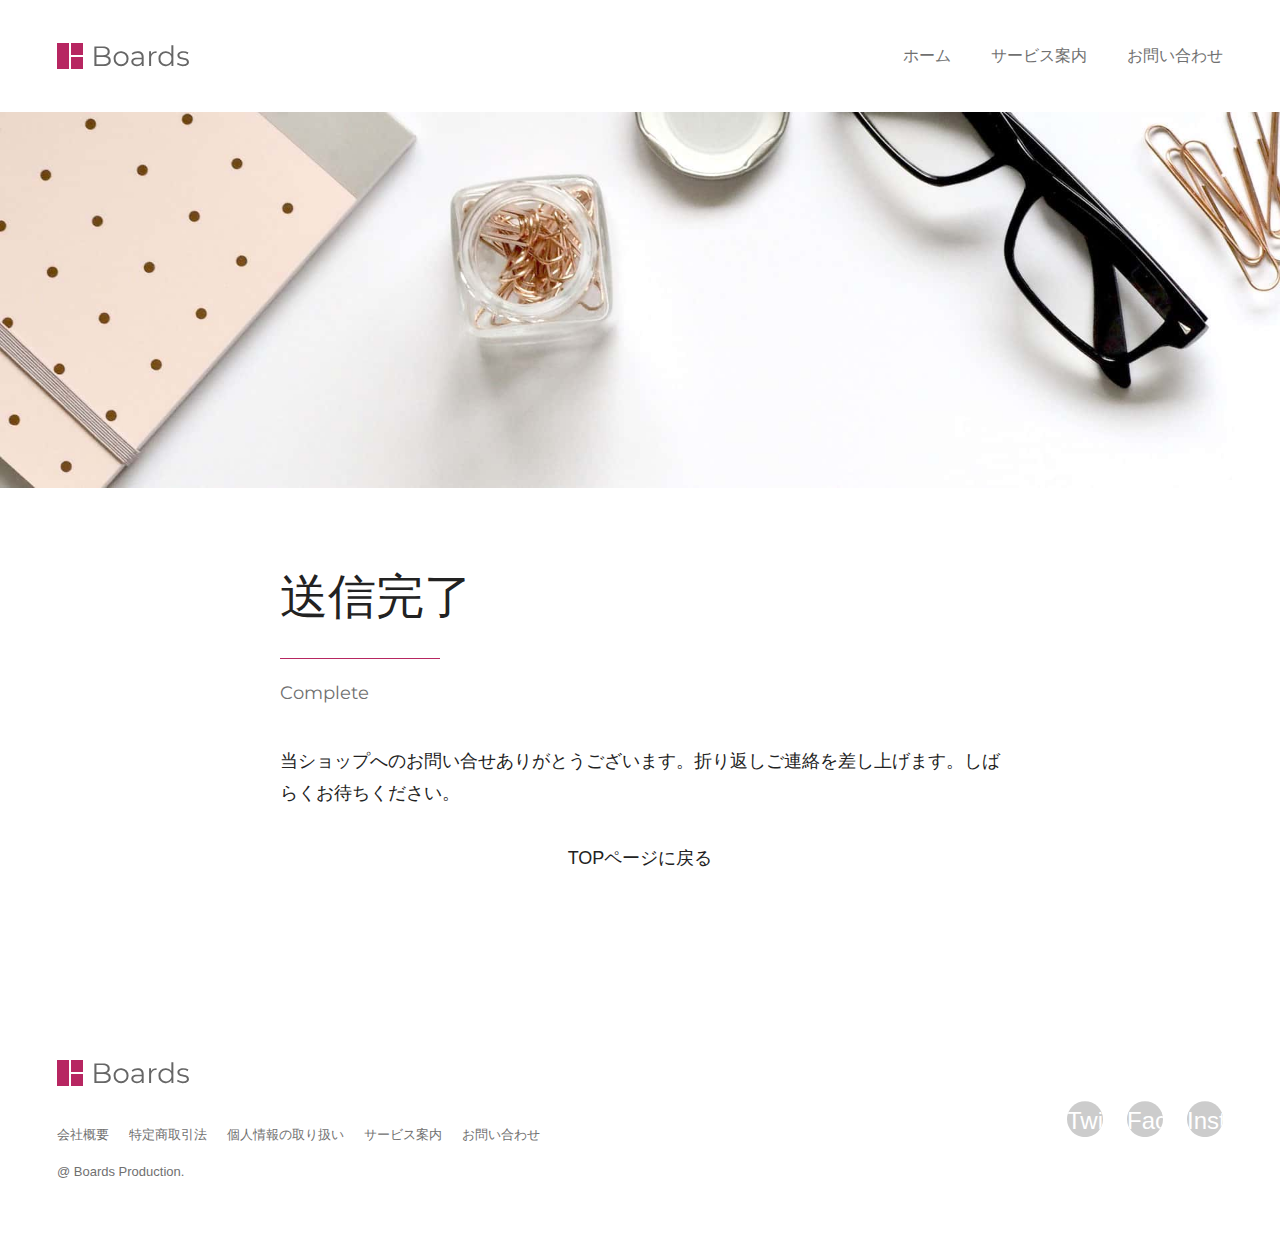
<file: thanks.html>
<!DOCTYPE html>
<html lang="ja">
<head>
	<!-- Google Tag Manager -->
	<script>(function (w, d, s, l, i) {
		w[l] = w[l] || []; w[l].push({
			'gtm.start':
				new Date().getTime(), event: 'gtm.js'
		}); var f = d.getElementsByTagName(s)[0],
			j = d.createElement(s), dl = l != 'dataLayer' ? '&l=' + l : ''; j.async = true; j.src =
				'https://www.googletagmanager.com/gtm.js?id=' + i + dl; f.parentNode.insertBefore(j, f);
	})(window, document, 'script', 'dataLayer', 'GTM-M9R28RS');</script>
	<!-- End Google Tag Manager -->
	<meta charset="UTF-8">
	<meta name="viewport" content="width=device-width">
	<title>送信完了 | Boards</title>
	<link rel="preconnect" href="https://fonts.gstatic.com">
	<link href="https://fonts.googleapis.com/css2?family=Montserrat:wght@300;400&display=swap" rel="stylesheet">
	<link href="https://use.fontawesome.com/releases/v5.15.3/css/all.css" integrity="sha384-SZXxX4whJ79/gErwcOYf+zWLeJdY/qpuqC4cAa9rOGUstPomtqpuNWT9wdPEn2fk" crossorigin="anonymous" rel="stylesheet">
	<link href="style.css" rel="stylesheet">
</head>
<body id="Contact">
	<!-- Google Tag Manager (noscript) -->
	<noscript>
		<iframe src="https://www.googletagmanager.com/ns.html?id=GTM-M9R28RS" height="0" width="0" style="display:none;visibility:hidden"></iframe>
	</noscript>
	<!-- End Google Tag Manager (noscript) -->
	<header class="header">
	<div class="header-container w-container">
		<div class="site">
			<a href="index.html">
				<img src="img/logo.svg" alt="Boards" width="135" height="26">
			</a>
		</div>

		<button class="navbtn" onClick="document.querySelector('html').classList.toggle('open')">
			<i class="fas fa-bars"></i>
			<i class="fas fa-times"></i>
			<span class="sr-only">MENU</span>
		</button>

		<nav class="nav">
			<ul>
				<li><a href="index.html">ホーム</a></li>
				<li><a href="content.html">サービス案内</a></li>
				<li><a href="contact.html">お問い合わせ</a></li>				
			</ul>
		</nav>
	</div>
</header>

<article class="entry">
	<figure class="entry-img">
		<img src="img/service.jpg" alt="" width="1600" height="470">
	</figure>
	
	<div class="w-container">
		<h1 class="heading-decoration">送信完了</h1>
		<p>Complete</p>

		<div class="entry-container">
			<p>当ショップへのお問い合せありがとうございます。折り返しご連絡を差し上げます。しばらくお待ちください。</p>
			<p align="center"><a href="./">TOPページに戻る</a></p>
		</div>
	</div>
</article>

<footer class="footer">
	<div class="footer-container w-container">
		<div class="footer-site">
			<a href="index.html">
				<img src="img/logo.svg" alt="Boards" width="135" height="26">
			</a>
		</div>

		<ul class="footer-sns">
			<li>
				<a href="#">
					<i class="fab fa-twitter"></i>
					<span class="sr-only">Twitter</span>
				</a>
			</li>
			<li>
				<a href="#">
					<i class="fab fa-facebook-f"></i>
					<span class="sr-only">Facebook</span>
				</a>
			</li>
			<li>
				<a href="#">
					<i class="fab fa-instagram"></i>
					<span class="sr-only">Instagram</span>
				</a>
			</li>
		</ul>

		<ul class="footer-menu">
			<li><a href="about.html">会社概要</a></li>
			<li><a href="notations.html">特定商取引法</a></li>
			<li><a href="privacy.html">個人情報の取り扱い</a></li>
			<li><a href="content.html">サービス案内</a></li>
			<li><a href="contact.html">お問い合わせ</a></li>
		</ul>

		<div class="footer-copy">
			@ Boards Production.
		</div>
	</div>
</footer>

</body>
</html>
</file>
<file: style.css>
@charset "UTF-8";

/* 基本 */
:root {
	--v-space: clamp(90px, 9vw, 120px);
}

body {
	margin: 0;
	background-color: #eeeeee;
	color: #222222;
	font-family: sans-serif;
}

h1, h2, h3, h4, h5, h6, p, figure, ul {
	margin: 0;
	padding: 0;
	list-style: none;
}

p {
	line-height: 1.8;
}

a {
	color: inherit;
	text-decoration: none;
}

a:hover {
	filter: brightness(90%) contrast(120%);
}

img {
	display: block;
	max-width: 100%;
	height: auto;
}


/* 横幅と左右の余白 */
.w-container {
	width: min(92%, 1166px);
	margin: auto;
	position: relative;
}

/* ヘッダー */
.header {
	height: 112px;
	background-color: #ffffff;
}

.header-container {
	display: flex;
	justify-content: space-between;
	align-items: center;
	height: 100%;
}

/* ナビゲーションボタン */
.navbtn {
	padding: 0;
	outline: none;
	border: none;
	background: transparent;
	cursor: pointer;
	color: #aaaaaa;
	font-size: 30px;
}

.open .navbtn {
	z-index: 110;
	color: #ffffff;
}

.navbtn .fa-bars {
	display: revert;
}
.open .navbtn .fa-bars {
	display: none;
}

.navbtn .fa-times {
	display: none;
}
.open .navbtn .fa-times {
	display: revert;
}

@media (min-width: 768px) {
	.navbtn {
		display: none;
	}
}

/* ナビゲーションメニュー：モバイル */
@media (max-width: 767px) {
	.nav {
		position: fixed;
		inset: 0 -100% 0 100%;
		z-index: 100;
		background-color: #4e483ae6;
		transition: transform 0.3s;
	}

	.open .nav {
		transform: translate(-100%, 0);
	}

	.open body {
		position: fixed;
		overflow: hidden;
	}

	.nav ul {
		display: flex;
		flex-direction: column;
		justify-content: center;
		align-items: center;
		height: 100%;
		gap: 40px;
		color: #ffffff;
	}
}

/* ナビゲーションメニュー：PC */
@media (min-width: 768px) {
	.nav ul {
		display: flex;
		gap: 40px;
		color: #707070;
	}
}

/* ヒーロー */
.hero {
	height: 650px;
	background-image: url(img/hero.jpg);
	background-position: center;
	background-size: cover;
}

.hero-container {
	display: grid;
	justify-items: center;
	align-content: center;
	height: 100%;
}

.hero h1 {
	margin-bottom: 42px;
	font-family: "Montserrat", sans-serif;
	font-size: clamp(48px, 5vw, 68px);
	min-height: 0vw;
	font-weight: 400;
	line-height: 1.3;
	text-align: center;
}

.hero p {
	margin-bottom: 72px;
}

/* ボタン */
.btn {
	display: block;
	width: 260px;
	padding: 10px;
	box-sizing: border-box;
	border-radius: 4px;
	background-color: #e8b368;
	color: #ffffff;
	font-size: 18px;
	text-align: center;
	text-shadow: 0 0 6px #00000052;
}

.btn-accent {
	background-color: #b72661;
}

/* 画像とテキスト */
.imgtext {
	padding: var(--v-space) 0;
	background-color: #ffffff;
}

.imgtext + .imgtext {
	padding-top: 0;
}

.imgtext-container {
	display: flex;
	flex-direction: column;
	gap: clamp(45px, 6vw, 80px);
}

@media (min-width: 768px) {
	.imgtext-container {
		flex-direction: row;
		align-items: center;
	}

	.imgtext-container.reverse {
		flex-direction: row-reverse;
	}

	.imgtext-container > .text {
		flex: 1;
		min-width: 17em;
  	}

	.imgtext-container > .img {
		flex: 2;
	}
}

/* タイトルとサブタイトル（赤色の短い線で装飾） */
.heading-decoration {
	font-size: clamp(30px, 3vw, 40px);
	min-height: 0vw;
	font-weight: 400;
}

.heading-decoration::after {
	display: block;
	content: '';
	width: 160px;
	height: 0px;
	border-top: solid 1px #b72661;
	margin-top: 0.6em;
}

.heading-decoration + p {
	margin-top: 1em;
	margin-bottom: 2em;
	color: #707070;
	font-family: "Montserrat", sans-serif;
	font-size: 18px;
}


/* 記事一覧 */
.posts {
	padding: var(--v-space) 0;
	background-color: #f3f1ed;
}

.posts-container {
	display: grid;
	grid-template-columns: repeat(2, 1fr);
	gap: 32px 25px;
}

@media (min-width: 768px) {
	.posts-container {
		grid-template-columns: repeat(3, 1fr);
	}
}

/* 記事一覧の記事 */
.post a {
	display: block;
}

.post h3 {
	margin: 1em 0 0.5em;
	font-size: clamp(12px, 2vw, 20px);
	min-height: 0vw;
}

.post p {
	max-width: 20em;
	font-size: clamp(10px, 1.6vw, 14px);
	min-height: 0vw;
}

.post img {
	aspect-ratio: 3 / 2;
	object-fit: cover;
	width: 100%;
}

@supports not (aspect-ratio: 3 / 2) {
	.post img {
		height: 180px;
	}
}

/* パーツの見出し */
.heading {
	position: absolute;
	top: calc((var(--v-space) + 0.6em) * -1);
	font-family: "Montserrat", sans-serif;
	font-size: clamp(40px, 5.2vw, 70px);
	min-height: 0vw;
	font-weight: 300;
}

.heading span {
	display: block;
	color: #666666;
	font-size: 18px;
}


/* フッター */
.footer {
	padding: 70px 0;
	background-color: #ffffff;
	color: #707070;
	font-size: 13px;
}

.footer-container {
	display: grid;
	gap: 50px;
	justify-items: center;
}

@media (min-width: 768px) {
	.footer-container {
		grid-template-columns: auto auto;
		grid-template-rows: auto auto auto;
		gap: 20px;
	}

	.footer-container > .footer-site {
		margin-bottom: 20px;
	}

	.footer-container > *:not(.footer-sns) {
		justify-self: start;
	}
	
	.footer-container > .footer-sns {
		grid-column: 2;
		grid-row: 1 / 4;
		justify-self: end;
		align-self: center;
	}
}


/* フッター：SNSメニュー */
.footer-sns {
	display: flex;
	gap: 24px;
	font-size: 24px;
}

.footer-sns a {
	display: grid;
	place-items: center;
	width: 36px;
	aspect-ratio: 1 / 1;
	background-color: #cccccc;
	color: #ffffff;
	clip-path: circle(50%);
}

@supports not (aspect-ratio: 1 / 1) {
	.footer-sns a {
		height: 36px;
	}
}


/* フッター：テキストメニュー */
.footer-menu {
	display: flex;
	flex-wrap: wrap;
	justify-content: center;
	gap: 20px;
}


/* 記事 */
.entry {
	padding-bottom: var(--v-space);
	background-color: #ffffff;
}

.entry-img img {
	width: 100%;
	max-height: 400px;
	object-fit: cover;
	margin-bottom: calc(var(--v-space) * 2 / 3);
}

.entry .w-container {
	max-width: 720px;
}

.entry .heading-decoration {
	font-size: clamp(30px, 6.25vw, 48px);
}

.entry-container {
	font-size: clamp(16px, 2.4vw, 18px);
}

.entry-container :where(h1, h2, h3, h4, h5, h6, p, figure, ul) {
	margin-top: revert;
	margin-bottom: revert;
	padding: revert;
	list-style: revert;
}

.entry-container p {
	margin: 1.8em 0;
}

.entry-container > :first-child {
	margin-top: 0;
}

.entry-container > :last-child {
	margin-bottom: 0;
}


/* プラン */
.plans {
	padding: var(--v-space) 0;
	background-color: #e9e5e9;
}

.plans-container {
	display: grid;
	gap: 27px;
}

@media (min-width: 768px) {
	.plans-container {
		grid-template-columns: repeat(3, 1fr);
	}
}

/* プラン：カード */
.plan {
	display: flex;
	flex-direction: column;
	padding: 60px 27px;
	border-radius: 20px;
	background-color: #ffffff;
}

.plan h3 {
	margin-bottom: 38px;
	font-family: "Montserrat", sans-serif;
	font-size: 38px;
	font-weight: 400;
}

.plan .desc {
	margin-bottom: 38px;
}

.plan .price {
	margin-top: auto;
	margin-bottom: 22px;
	font-size: 26px;
	font-weight: bold;
}

.plan .btn {
	width: auto;
}

/* 特定商取引法に基づく表記 */
#Notations table {
	background-color: #999999;
	width: fit-content;
	margin: 0 auto;
	border: none;

}

#Notations th {
	background-color: #eeeeee;
	font-weight: normal;
	min-width: 8em;
}

#Notations td {
	background-color: #ffffff;
}

#Notations td span {
	white-space: nowrap;
}

@media (max-width: 840px) {
	#Notations table {
		display: contents;
	}

	#Notations :is(tr, th, td) {
		display: block;
	}
}

/* 会社概要 */
#About :is(dl, dt, dd) {
  margin: 0;
  padding: 0;
/*   リセットCSS（適用するサイトで定義済なら不要） */
}

#About .company-overview {
  border-top: 1px solid #ddd;
}

#About .company-overview .item {
  padding: 24px 0;
  border-bottom: 1px solid #ddd;
}

@media screen and (min-width: 560px) {
  #About .company-overview .item {
    display: grid;
    /*項目名：名称の横幅比率*/
    grid-template-columns: 1fr 5fr;
    /*項目名：名称の間の余白*/
    column-gap: 32px;
    -webkit-column-gap: 32px;
    -moz-column-gap: 32px;
  }
}

/* お問い合わせ */
#Contact :is(th, td) {
	font-weight: normal;
	text-align: left;
	padding: 0.25em 0.5em;
	box-sizing: border-box;
}

#Contact :is(input[type="text"], select, textarea) {
	font-size: clamp(16px, 2.4vw, 18px);
	width: calc(100% - 0.5em);
}

@media (max-width: 480px) {
	#Contact table {
		display: block;
		box-sizing: border-box;
	}

	#Contact tr {
		display: contents;
	}

	#Contact :is(th, td) {
		display: block;
		width: 87vw;
	}

	#Contact th {
		background-color: #eeeeee;
	}

	#Contact td {
		margin-bottom: 1em;
	}
}
</file>
